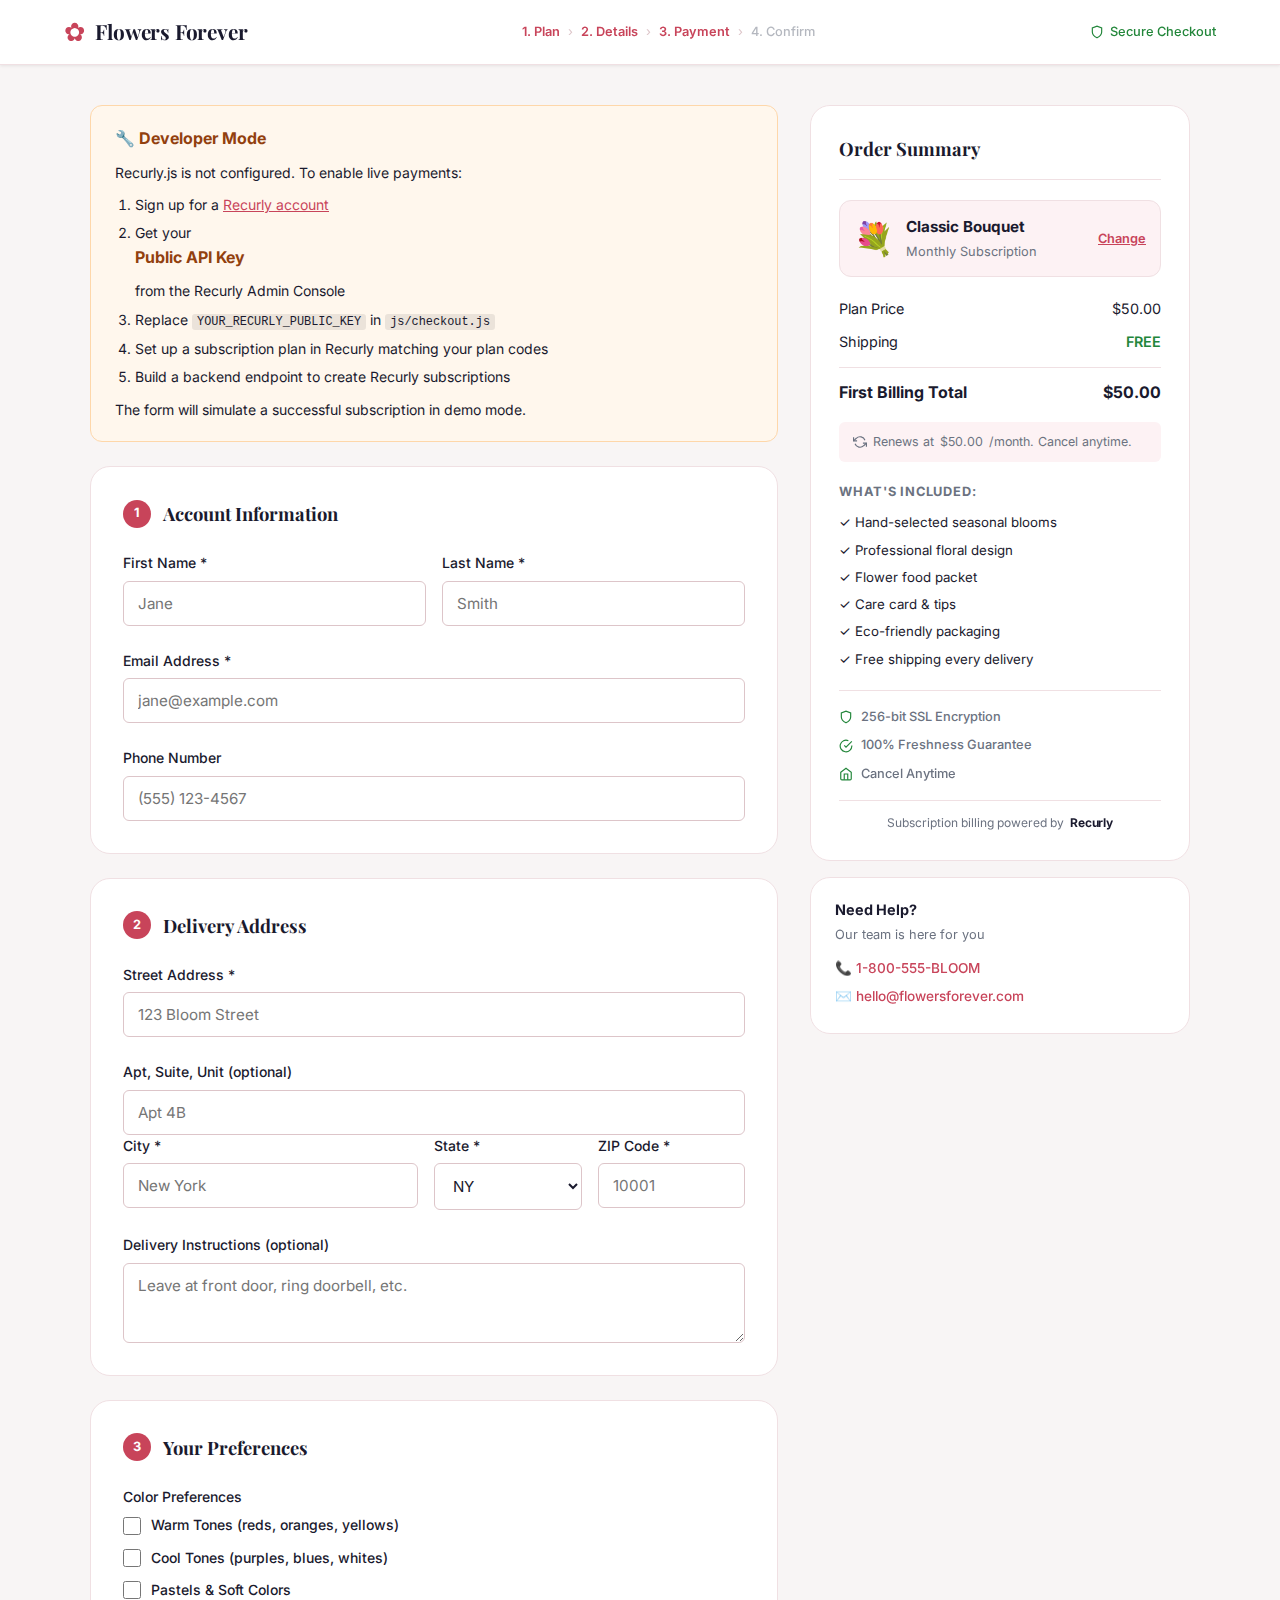
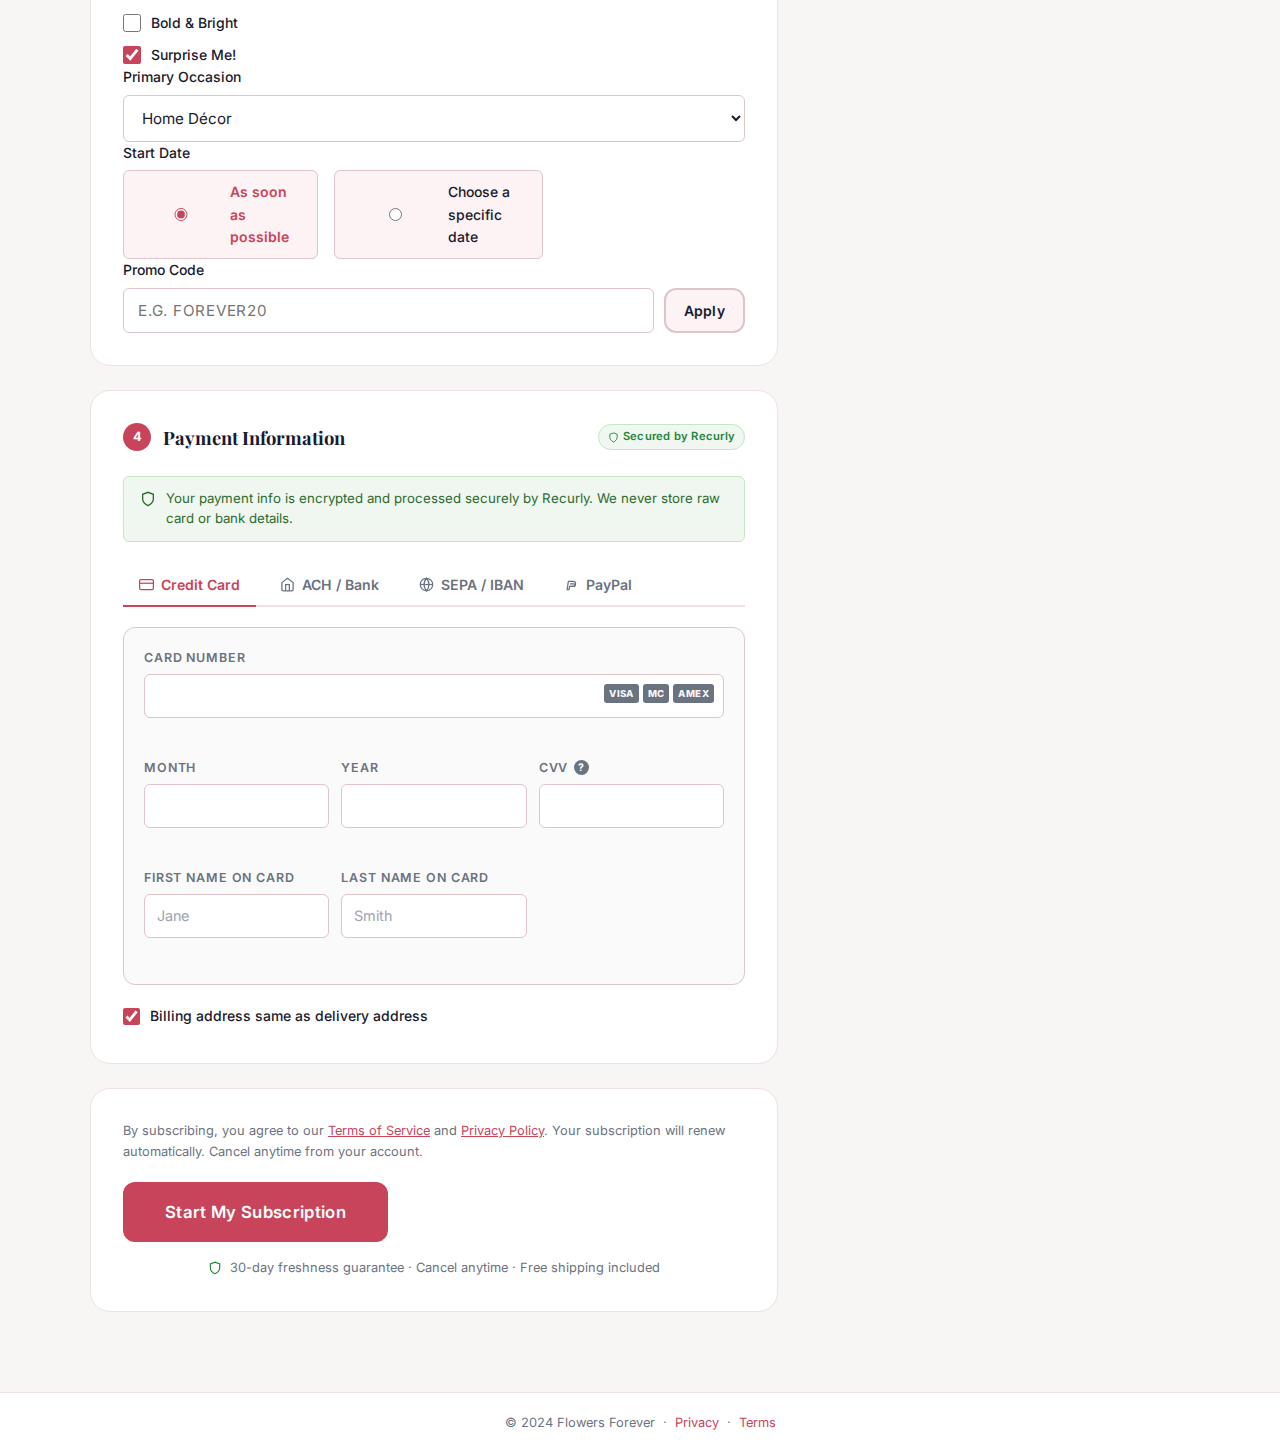
<file: checkout.html>
<!DOCTYPE html>
<html lang="en">
<head>
  <meta charset="UTF-8" />
  <meta name="viewport" content="width=device-width, initial-scale=1.0" />
  <title>Checkout – Flowers Forever</title>
  <link rel="stylesheet" href="styles/main.css" />
  <link rel="stylesheet" href="styles/checkout.css" />
  <link rel="preconnect" href="https://fonts.googleapis.com" />
  <link rel="preconnect" href="https://fonts.gstatic.com" crossorigin />
  <link href="https://fonts.googleapis.com/css2?family=Playfair+Display:wght@400;600;700&family=Inter:wght@300;400;500;600&display=swap" rel="stylesheet" />
  <!-- Recurly.js -->
  <script src="https://js.recurly.com/v4/recurly.js"></script>
  <link rel="stylesheet" href="https://js.recurly.com/v4/recurly.css" />
</head>
<body class="checkout-page">

  <!-- Minimal Header -->
  <header class="checkout-header">
    <div class="container">
      <a href="index.html" class="logo">
        <span class="logo-icon">✿</span>
        <span class="logo-text">Flowers Forever</span>
      </a>
      <div class="checkout-steps">
        <span class="checkout-step active">1. Plan</span>
        <span class="checkout-step-divider">›</span>
        <span class="checkout-step active">2. Details</span>
        <span class="checkout-step-divider">›</span>
        <span class="checkout-step active">3. Payment</span>
        <span class="checkout-step-divider">›</span>
        <span class="checkout-step">4. Confirm</span>
      </div>
      <div class="checkout-secure">
        <svg viewBox="0 0 24 24" fill="none" stroke="currentColor" stroke-width="2" class="secure-icon"><path d="M12 22s8-4 8-10V5l-8-3-8 3v7c0 6 8 10 8 10z"/></svg>
        Secure Checkout
      </div>
    </div>
  </header>

  <!-- Checkout Body -->
  <main class="checkout-main">
    <div class="checkout-container">

      <!-- Left: Form -->
      <div class="checkout-form-col">

        <!-- Success / Error Messages -->
        <div class="alert alert--success" id="success-message" style="display:none;">
          <svg viewBox="0 0 24 24" fill="none" stroke="currentColor" stroke-width="2"><path d="M22 11.08V12a10 10 0 1 1-5.93-9.14"/><polyline points="22 4 12 14.01 9 11.01"/></svg>
          <div>
            <strong>Subscription Confirmed!</strong>
            <p>Your subscription has been set up successfully. Redirecting to your account...</p>
          </div>
        </div>

        <div class="alert alert--error" id="error-message" style="display:none;">
          <svg viewBox="0 0 24 24" fill="none" stroke="currentColor" stroke-width="2"><circle cx="12" cy="12" r="10"/><line x1="12" y1="8" x2="12" y2="12"/><line x1="12" y1="16" x2="12.01" y2="16"/></svg>
          <div>
            <strong>Payment Error</strong>
            <p id="error-text">An error occurred. Please check your details and try again.</p>
          </div>
        </div>

        <!-- FORM -->
        <form id="subscription-form" novalidate>

          <!-- Section 1: Account Info -->
          <div class="form-section">
            <h2 class="form-section-title">
              <span class="form-section-num">1</span>
              Account Information
            </h2>
            <div class="form-row">
              <div class="form-group">
                <label for="first-name">First Name *</label>
                <input type="text" id="first-name" name="first_name" required placeholder="Jane" autocomplete="given-name" />
                <span class="field-error" id="first-name-error"></span>
              </div>
              <div class="form-group">
                <label for="last-name">Last Name *</label>
                <input type="text" id="last-name" name="last_name" required placeholder="Smith" autocomplete="family-name" />
                <span class="field-error" id="last-name-error"></span>
              </div>
            </div>
            <div class="form-group">
              <label for="email">Email Address *</label>
              <input type="email" id="email" name="email" required placeholder="jane@example.com" autocomplete="email" />
              <span class="field-error" id="email-error"></span>
            </div>
            <div class="form-group">
              <label for="phone">Phone Number</label>
              <input type="tel" id="phone" name="phone" placeholder="(555) 123-4567" autocomplete="tel" />
            </div>
          </div>

          <!-- Section 2: Delivery Address -->
          <div class="form-section">
            <h2 class="form-section-title">
              <span class="form-section-num">2</span>
              Delivery Address
            </h2>
            <div class="form-group">
              <label for="address1">Street Address *</label>
              <input type="text" id="address1" name="address1" required placeholder="123 Bloom Street" autocomplete="address-line1" />
              <span class="field-error" id="address1-error"></span>
            </div>
            <div class="form-group">
              <label for="address2">Apt, Suite, Unit (optional)</label>
              <input type="text" id="address2" name="address2" placeholder="Apt 4B" autocomplete="address-line2" />
            </div>
            <div class="form-row form-row--3">
              <div class="form-group">
                <label for="city">City *</label>
                <input type="text" id="city" name="city" required placeholder="New York" autocomplete="address-level2" />
                <span class="field-error" id="city-error"></span>
              </div>
              <div class="form-group">
                <label for="state">State *</label>
                <select id="state" name="state" required autocomplete="address-level1">
                  <option value="">Select...</option>
                  <option>AL</option><option>AK</option><option>AZ</option><option>AR</option>
                  <option>CA</option><option>CO</option><option>CT</option><option>DE</option>
                  <option>FL</option><option>GA</option><option>HI</option><option>ID</option>
                  <option>IL</option><option>IN</option><option>IA</option><option>KS</option>
                  <option>KY</option><option>LA</option><option>ME</option><option>MD</option>
                  <option>MA</option><option>MI</option><option>MN</option><option>MS</option>
                  <option>MO</option><option>MT</option><option>NE</option><option>NV</option>
                  <option>NH</option><option>NJ</option><option>NM</option><option selected>NY</option>
                  <option>NC</option><option>ND</option><option>OH</option><option>OK</option>
                  <option>OR</option><option>PA</option><option>RI</option><option>SC</option>
                  <option>SD</option><option>TN</option><option>TX</option><option>UT</option>
                  <option>VT</option><option>VA</option><option>WA</option><option>WV</option>
                  <option>WI</option><option>WY</option>
                </select>
                <span class="field-error" id="state-error"></span>
              </div>
              <div class="form-group">
                <label for="zip">ZIP Code *</label>
                <input type="text" id="zip" name="zip" required placeholder="10001" maxlength="5" autocomplete="postal-code" />
                <span class="field-error" id="zip-error"></span>
              </div>
            </div>

            <!-- Delivery Preferences -->
            <div class="form-group">
              <label for="delivery-notes">Delivery Instructions (optional)</label>
              <textarea id="delivery-notes" name="delivery_notes" rows="2" placeholder="Leave at front door, ring doorbell, etc."></textarea>
            </div>
          </div>

          <!-- Section 3: Subscription Preferences -->
          <div class="form-section">
            <h2 class="form-section-title">
              <span class="form-section-num">3</span>
              Your Preferences
            </h2>

            <div class="form-group">
              <label>Color Preferences</label>
              <div class="checkbox-group">
                <label class="checkbox-label"><input type="checkbox" name="colors" value="warm" /> Warm Tones (reds, oranges, yellows)</label>
                <label class="checkbox-label"><input type="checkbox" name="colors" value="cool" /> Cool Tones (purples, blues, whites)</label>
                <label class="checkbox-label"><input type="checkbox" name="colors" value="pastel" /> Pastels & Soft Colors</label>
                <label class="checkbox-label"><input type="checkbox" name="colors" value="bold" /> Bold & Bright</label>
                <label class="checkbox-label"><input type="checkbox" name="colors" value="surprise" checked /> Surprise Me!</label>
              </div>
            </div>

            <div class="form-group">
              <label for="occasion">Primary Occasion</label>
              <select id="occasion" name="occasion">
                <option value="home">Home Décor</option>
                <option value="office">Office / Workspace</option>
                <option value="gift">Gift for Someone</option>
                <option value="event">Events & Entertaining</option>
                <option value="just-because">Just Because!</option>
              </select>
            </div>

            <div class="form-group">
              <label>Start Date</label>
              <div class="radio-group">
                <label class="radio-label">
                  <input type="radio" name="start_date" value="asap" checked />
                  <span>As soon as possible</span>
                </label>
                <label class="radio-label">
                  <input type="radio" name="start_date" value="specific" />
                  <span>Choose a specific date</span>
                </label>
              </div>
              <input type="date" id="specific-date" name="specific_date" class="form-date" style="display:none;" />
            </div>

            <div class="form-group">
              <label for="coupon-code">Promo Code</label>
              <div class="coupon-row">
                <input type="text" id="coupon-code" name="coupon_code" placeholder="e.g. FOREVER20" class="coupon-input" />
                <button type="button" class="btn btn--secondary btn--sm" id="apply-coupon">Apply</button>
              </div>
              <span class="coupon-success" id="coupon-success" style="display:none;">✓ Code applied! 20% off your first box.</span>
              <span class="coupon-error" id="coupon-error" style="display:none;">Invalid code. Please try again.</span>
            </div>
          </div>

          <!-- Section 4: Payment (Recurly.js) -->
          <div class="form-section payment-section">
            <h2 class="form-section-title">
              <span class="form-section-num">4</span>
              Payment Information
              <span class="secure-badge">
                <svg viewBox="0 0 24 24" fill="none" stroke="currentColor" stroke-width="2"><path d="M12 22s8-4 8-10V5l-8-3-8 3v7c0 6 8 10 8 10z"/></svg>
                Secured by Recurly
              </span>
            </h2>

            <div class="recurly-notice">
              <svg viewBox="0 0 24 24" fill="none" stroke="currentColor" stroke-width="2"><path d="M12 22s8-4 8-10V5l-8-3-8 3v7c0 6 8 10 8 10z"/></svg>
              Your payment info is encrypted and processed securely by Recurly. We never store raw card or bank details.
            </div>

            <!-- ── Apple Pay (shown only in Safari on capable devices) ── -->
            <div id="apple-pay-container" style="display:none;">
              <button type="button" id="apple-pay-btn" class="apple-pay-button" lang="en" aria-label="Pay with Apple Pay"></button>
              <div class="payment-divider"><span>or choose a payment method</span></div>
            </div>

            <!-- ── Payment method tabs ────────────────────────────── -->
            <div class="pay-tabs" role="tablist" aria-label="Payment method">
              <button type="button" class="pay-tab pay-tab--active" role="tab"
                      aria-selected="true"  aria-controls="panel-card" id="tab-card"   data-tab="card">
                <svg viewBox="0 0 24 24" fill="none" stroke="currentColor" stroke-width="2" aria-hidden="true"><rect x="1" y="4" width="22" height="16" rx="2"/><line x1="1" y1="10" x2="23" y2="10"/></svg>
                Credit Card
              </button>
              <button type="button" class="pay-tab" role="tab"
                      aria-selected="false" aria-controls="panel-ach"  id="tab-ach"    data-tab="ach">
                <svg viewBox="0 0 24 24" fill="none" stroke="currentColor" stroke-width="2" aria-hidden="true"><path d="M3 9l9-7 9 7v11a2 2 0 0 1-2 2H5a2 2 0 0 1-2-2z"/><polyline points="9 22 9 12 15 12 15 22"/></svg>
                ACH / Bank
              </button>
              <button type="button" class="pay-tab" role="tab"
                      aria-selected="false" aria-controls="panel-sepa" id="tab-sepa"   data-tab="sepa">
                <svg viewBox="0 0 24 24" fill="none" stroke="currentColor" stroke-width="2" aria-hidden="true"><circle cx="12" cy="12" r="10"/><line x1="2" y1="12" x2="22" y2="12"/><path d="M12 2a15.3 15.3 0 0 1 4 10 15.3 15.3 0 0 1-4 10 15.3 15.3 0 0 1-4-10 15.3 15.3 0 0 1 4-10z"/></svg>
                SEPA / IBAN
              </button>
              <button type="button" class="pay-tab" role="tab"
                      aria-selected="false" aria-controls="panel-paypal" id="tab-paypal" data-tab="paypal">
                <svg viewBox="0 0 24 24" fill="none" stroke="currentColor" stroke-width="2" aria-hidden="true"><path d="M6.5 7h8a4 4 0 0 1 0 8H9l-1 5H5l2-13z"/><path d="M9.5 11h6a2 2 0 0 1 0 4H11"/></svg>
                PayPal
              </button>
            </div>

            <!-- ── TAB PANEL: Credit Card ─────────────────────────── -->
            <div id="panel-card" class="pay-panel pay-panel--active" role="tabpanel" aria-labelledby="tab-card">
              <div class="card-fields-box">

                <!-- Card number — full width -->
                <div class="card-field-group card-field-group--full">
                  <label class="card-field-label">Card Number</label>
                  <div data-recurly="number" id="recurly-number" class="recurly-field-host"></div>
                  <span class="card-field-icons">
                    <span class="card-icon">VISA</span>
                    <span class="card-icon">MC</span>
                    <span class="card-icon">AMEX</span>
                  </span>
                  <span class="field-error" id="number-error"></span>
                </div>

                <!-- Expiry row: MM | YYYY | CVV -->
                <div class="card-field-row">
                  <div class="card-field-group">
                    <label class="card-field-label">Month</label>
                    <div data-recurly="month" id="recurly-month" class="recurly-field-host"></div>
                    <span class="field-error" id="month-error"></span>
                  </div>
                  <div class="card-field-group">
                    <label class="card-field-label">Year</label>
                    <div data-recurly="year" id="recurly-year" class="recurly-field-host"></div>
                    <span class="field-error" id="year-error"></span>
                  </div>
                  <div class="card-field-group">
                    <label class="card-field-label">
                      CVV
                      <span class="cvv-hint" title="3-digit code on back of card (4 digits for Amex)">?</span>
                    </label>
                    <div data-recurly="cvv" id="recurly-cvv" class="recurly-field-host"></div>
                    <span class="field-error" id="cvv-error"></span>
                  </div>
                </div>

                <!-- Name on card -->
                <div class="card-field-row">
                  <div class="card-field-group">
                    <label class="card-field-label" for="billing-first">First Name on Card</label>
                    <input type="text" id="billing-first" data-recurly="first_name"
                           class="card-text-input" placeholder="Jane" autocomplete="cc-given-name" />
                  </div>
                  <div class="card-field-group">
                    <label class="card-field-label" for="billing-last">Last Name on Card</label>
                    <input type="text" id="billing-last" data-recurly="last_name"
                           class="card-text-input" placeholder="Smith" autocomplete="cc-family-name" />
                  </div>
                </div>
                <span class="field-error" id="billing-name-error" style="margin-top:-8px;display:block;"></span>

              </div><!-- /card-fields-box -->

              <!-- Hidden Recurly billing address fields (auto-populated by JS) -->
              <input type="hidden" data-recurly="address1"    id="billing-address1" />
              <input type="hidden" data-recurly="city"        id="billing-city" />
              <input type="hidden" data-recurly="state"       id="billing-state" />
              <input type="hidden" data-recurly="postal_code" id="billing-zip" />
              <input type="hidden" data-recurly="country"     value="US" />

              <!-- Recurly token output (populated by recurly.token()) -->
              <input type="hidden" name="recurly-token" data-recurly="token" id="recurly-token" />
            </div><!-- /panel-card -->

            <!-- ── TAB PANEL: ACH / US Bank Account ──────────────── -->
            <div id="panel-ach" class="pay-panel" role="tabpanel" aria-labelledby="tab-ach" style="display:none;">
              <div class="bank-mandate">
                <svg viewBox="0 0 24 24" fill="none" stroke="currentColor" stroke-width="2"><path d="M12 22s8-4 8-10V5l-8-3-8 3v7c0 6 8 10 8 10z"/></svg>
                By providing your bank details you authorise Flowers Forever to debit your account for recurring subscription payments. You may cancel at any time.
              </div>
              <div class="bank-fields-box">
                <div class="form-group">
                  <label class="card-field-label" for="ach-name">Name on Account</label>
                  <input type="text" id="ach-name" data-recurly="name_on_account"
                         class="card-text-input" placeholder="Jane Smith"
                         autocomplete="name" />
                  <span class="field-error" id="ach-name-error"></span>
                </div>
                <div class="card-field-row" style="grid-template-columns:1fr 1fr;">
                  <div class="form-group">
                    <label class="card-field-label" for="ach-routing">Routing Number</label>
                    <input type="text" id="ach-routing" data-recurly="routing_number"
                           class="card-text-input" placeholder="021000021"
                           maxlength="9" inputmode="numeric" />
                    <span class="field-error" id="ach-routing-error"></span>
                  </div>
                  <div class="form-group">
                    <label class="card-field-label" for="ach-type">Account Type</label>
                    <select id="ach-type" data-recurly="account_type" class="card-text-input">
                      <option value="checking">Checking</option>
                      <option value="savings">Savings</option>
                    </select>
                  </div>
                </div>
                <div class="form-group">
                  <label class="card-field-label" for="ach-account">Account Number</label>
                  <input type="text" id="ach-account" data-recurly="account_number"
                         class="card-text-input" placeholder="000123456789"
                         inputmode="numeric" autocomplete="off" />
                  <span class="field-error" id="ach-account-error"></span>
                </div>
                <div class="form-group">
                  <label class="card-field-label" for="ach-account-confirm">Confirm Account Number</label>
                  <input type="text" id="ach-account-confirm" data-recurly="account_number_confirmation"
                         class="card-text-input" placeholder="000123456789"
                         inputmode="numeric" autocomplete="off" />
                  <span class="field-error" id="ach-confirm-error"></span>
                </div>
              </div>
            </div><!-- /panel-ach -->

            <!-- ── TAB PANEL: SEPA / IBAN ─────────────────────────── -->
            <div id="panel-sepa" class="pay-panel" role="tabpanel" aria-labelledby="tab-sepa" style="display:none;">
              <div class="bank-mandate">
                <svg viewBox="0 0 24 24" fill="none" stroke="currentColor" stroke-width="2"><path d="M12 22s8-4 8-10V5l-8-3-8 3v7c0 6 8 10 8 10z"/></svg>
                By signing this mandate, you authorise Flowers Forever to collect payments from your bank account in accordance with SEPA Direct Debit rules. You are entitled to a refund within 8 weeks under the terms of your bank agreement.
              </div>
              <div class="bank-fields-box">
                <div class="form-group">
                  <label class="card-field-label" for="sepa-name">Name on Account</label>
                  <input type="text" id="sepa-name" data-recurly="name_on_account"
                         class="card-text-input" placeholder="Jane Smith"
                         autocomplete="name" />
                  <span class="field-error" id="sepa-name-error"></span>
                </div>
                <div class="form-group">
                  <label class="card-field-label" for="sepa-iban">
                    IBAN
                    <span class="cvv-hint" title="International Bank Account Number — up to 34 characters, starts with 2-letter country code">?</span>
                  </label>
                  <input type="text" id="sepa-iban" data-recurly="iban"
                         class="card-text-input iban-input" placeholder="DE89 3704 0044 0532 0130 00"
                         maxlength="42" autocomplete="off" />
                  <span class="field-error" id="sepa-iban-error"></span>
                </div>
                <div class="form-group">
                  <label class="card-field-label" for="sepa-country">Country</label>
                  <select id="sepa-country" data-recurly="country" class="card-text-input">
                    <option value="AT">Austria</option>
                    <option value="BE">Belgium</option>
                    <option value="CY">Cyprus</option>
                    <option value="EE">Estonia</option>
                    <option value="FI">Finland</option>
                    <option value="FR">France</option>
                    <option value="DE" selected>Germany</option>
                    <option value="GR">Greece</option>
                    <option value="IE">Ireland</option>
                    <option value="IT">Italy</option>
                    <option value="LV">Latvia</option>
                    <option value="LT">Lithuania</option>
                    <option value="LU">Luxembourg</option>
                    <option value="MT">Malta</option>
                    <option value="NL">Netherlands</option>
                    <option value="PT">Portugal</option>
                    <option value="SK">Slovakia</option>
                    <option value="SI">Slovenia</option>
                    <option value="ES">Spain</option>
                  </select>
                </div>
              </div>
            </div><!-- /panel-sepa -->

            <!-- ── TAB PANEL: PayPal ─────────────────────────────── -->
            <div id="panel-paypal" class="pay-panel" role="tabpanel" aria-labelledby="tab-paypal" style="display:none;">
              <div class="paypal-panel">
                <p class="paypal-desc">
                  Click the button below to securely pay with your PayPal account. You'll be redirected to PayPal to complete authorisation, then returned here to finish your subscription.
                </p>
                <!-- Recurly PayPal Complete renders the official PayPal button inside this div -->
                <div id="paypal-button" class="paypal-button-container"></div>
                <p class="paypal-note">
                  <svg viewBox="0 0 24 24" fill="none" stroke="currentColor" stroke-width="2" aria-hidden="true"><path d="M12 22s8-4 8-10V5l-8-3-8 3v7c0 6 8 10 8 10z"/></svg>
                  Your PayPal account details are never shared with us. Payments are processed securely by Recurly.
                </p>
              </div>
            </div><!-- /panel-paypal -->

            <!-- ── 3D Secure Challenge Overlay ────────────────────────
                 Hidden by default. Recurly.js shows this when the card
                 issuer requires Strong Customer Authentication (SCA).
                 Minimum size required: 250 × 400 px.
            ─────────────────────────────────────────────────────────── -->
            <div id="three-ds-container" class="three-ds-overlay" style="display:none;" aria-live="polite" aria-label="Card authentication required">
              <div class="three-ds-inner">
                <div class="three-ds-header">
                  <svg viewBox="0 0 24 24" fill="none" stroke="currentColor" stroke-width="2"><path d="M12 22s8-4 8-10V5l-8-3-8 3v7c0 6 8 10 8 10z"/></svg>
                  <span>Secure Card Authentication</span>
                </div>
                <p class="three-ds-desc">Your bank requires additional verification to complete this payment. Please follow the instructions below.</p>
                <!-- Recurly mounts the bank authentication iframe here (min 250×400) -->
                <div id="three-ds-challenge" class="three-ds-challenge"></div>
                <button type="button" id="three-ds-cancel" class="three-ds-cancel-btn">Cancel payment</button>
              </div>
            </div>

            <!-- Billing address toggle -->
            <label class="billing-same-label">
              <input type="checkbox" id="billing-same-as-delivery" checked />
              <span>Billing address same as delivery address</span>
            </label>

            <!-- Separate billing address (shown when checkbox unchecked) -->
            <div id="billing-address-fields" class="billing-alt-address" style="display:none;">
              <div class="form-group">
                <label for="billing-street">Billing Street Address</label>
                <input type="text" id="billing-street" placeholder="123 Main St" autocomplete="billing address-line1" />
              </div>
              <div class="form-row form-row--3">
                <div class="form-group">
                  <label for="billing-city-input">City</label>
                  <input type="text" id="billing-city-input" placeholder="New York" autocomplete="billing address-level2" />
                </div>
                <div class="form-group">
                  <label for="billing-state-input">State</label>
                  <select id="billing-state-input" autocomplete="billing address-level1">
                    <option value="">Select…</option>
                    <option>AL</option><option>AK</option><option>AZ</option><option>AR</option>
                    <option>CA</option><option>CO</option><option>CT</option><option>DE</option>
                    <option>FL</option><option>GA</option><option>HI</option><option>ID</option>
                    <option>IL</option><option>IN</option><option>IA</option><option>KS</option>
                    <option>KY</option><option>LA</option><option>ME</option><option>MD</option>
                    <option>MA</option><option>MI</option><option>MN</option><option>MS</option>
                    <option>MO</option><option>MT</option><option>NE</option><option>NV</option>
                    <option>NH</option><option>NJ</option><option>NM</option><option selected>NY</option>
                    <option>NC</option><option>ND</option><option>OH</option><option>OK</option>
                    <option>OR</option><option>PA</option><option>RI</option><option>SC</option>
                    <option>SD</option><option>TN</option><option>TX</option><option>UT</option>
                    <option>VT</option><option>VA</option><option>WA</option><option>WV</option>
                    <option>WI</option><option>WY</option>
                  </select>
                </div>
                <div class="form-group">
                  <label for="billing-zip-input">ZIP Code</label>
                  <input type="text" id="billing-zip-input" placeholder="10001" maxlength="5" autocomplete="billing postal-code" />
                </div>
              </div>
            </div>

          </div><!-- /payment section -->

          <!-- Submit -->
          <div class="form-submit-area">
            <p class="submit-terms">By subscribing, you agree to our <a href="pages/terms.html" target="_blank">Terms of Service</a> and <a href="pages/privacy.html" target="_blank">Privacy Policy</a>. Your subscription will renew automatically. Cancel anytime from your account.</p>
            <button type="submit" class="btn btn--primary btn--lg btn--submit" id="submit-btn">
              <span class="submit-text">Start My Subscription</span>
              <span class="submit-loading" style="display:none;">
                <svg class="spin" viewBox="0 0 24 24" fill="none" stroke="currentColor" stroke-width="2"><path d="M21 12a9 9 0 1 1-6.219-8.56"/></svg>
                Processing...
              </span>
            </button>
            <div class="submit-guarantee">
              <svg viewBox="0 0 24 24" fill="none" stroke="currentColor" stroke-width="2"><path d="M12 22s8-4 8-10V5l-8-3-8 3v7c0 6 8 10 8 10z"/></svg>
              30-day freshness guarantee · Cancel anytime · Free shipping included
            </div>
          </div>

        </form>
      </div><!-- /form col -->

      <!-- Right: Order Summary -->
      <div class="checkout-summary-col">
        <div class="order-summary">
          <h3 class="summary-title">Order Summary</h3>

          <div class="summary-plan" id="summary-plan">
            <div class="summary-plan-icon">💐</div>
            <div class="summary-plan-info">
              <span class="summary-plan-name" id="summary-plan-name">Classic Bouquet</span>
              <span class="summary-plan-period" id="summary-plan-period">Monthly Subscription</span>
            </div>
            <button class="summary-change" onclick="window.history.back()">Change</button>
          </div>

          <div class="summary-details">
            <div class="summary-row">
              <span>Plan Price</span>
              <span id="summary-price">$49.99</span>
            </div>
            <div class="summary-row">
              <span>Shipping</span>
              <span class="summary-free">FREE</span>
            </div>
            <div class="summary-row summary-discount" id="summary-discount-row" style="display:none;">
              <span>First Month Discount</span>
              <span class="discount-amount" id="summary-discount">-$0.00</span>
            </div>
            <div class="summary-row summary-total">
              <span>First Billing Total</span>
              <span id="summary-total">$49.99</span>
            </div>
          </div>

          <div class="summary-renewal">
            <svg viewBox="0 0 24 24" fill="none" stroke="currentColor" stroke-width="2"><path d="M1 4v6h6"/><path d="M23 20v-6h-6"/><path d="M20.49 9A9 9 0 0 0 5.64 5.64L1 10m22 4-4.64 4.36A9 9 0 0 1 3.51 15"/></svg>
            Renews at <span id="summary-renewal-price">$49.99</span>/month. Cancel anytime.
          </div>

          <!-- What's Included -->
          <div class="summary-includes">
            <h4>What's Included:</h4>
            <ul>
              <li>✓ Hand-selected seasonal blooms</li>
              <li>✓ Professional floral design</li>
              <li>✓ Flower food packet</li>
              <li>✓ Care card & tips</li>
              <li>✓ Eco-friendly packaging</li>
              <li>✓ Free shipping every delivery</li>
            </ul>
          </div>

          <!-- Trust Signals -->
          <div class="summary-trust">
            <div class="trust-badge">
              <svg viewBox="0 0 24 24" fill="none" stroke="currentColor" stroke-width="2"><path d="M12 22s8-4 8-10V5l-8-3-8 3v7c0 6 8 10 8 10z"/></svg>
              256-bit SSL Encryption
            </div>
            <div class="trust-badge">
              <svg viewBox="0 0 24 24" fill="none" stroke="currentColor" stroke-width="2"><path d="M22 11.08V12a10 10 0 1 1-5.93-9.14"/><polyline points="22 4 12 14.01 9 11.01"/></svg>
              100% Freshness Guarantee
            </div>
            <div class="trust-badge">
              <svg viewBox="0 0 24 24" fill="none" stroke="currentColor" stroke-width="2"><path d="M3 9l9-7 9 7v11a2 2 0 0 1-2 2H5a2 2 0 0 1-2-2z"/><polyline points="9 22 9 12 15 12 15 22"/></svg>
              Cancel Anytime
            </div>
          </div>

          <!-- Recurly Branding -->
          <div class="recurly-powered">
            <span>Subscription billing powered by</span>
            <span class="recurly-logo">Recurly</span>
          </div>
        </div>

        <!-- Customer Support -->
        <div class="checkout-support">
          <h4>Need Help?</h4>
          <p>Our team is here for you</p>
          <a href="tel:18005550000" class="support-link">📞 1-800-555-BLOOM</a>
          <a href="mailto:hello@flowersforever.com" class="support-link">✉️ hello@flowersforever.com</a>
        </div>
      </div><!-- /summary col -->

    </div><!-- /checkout-container -->
  </main>

  <footer class="checkout-footer">
    <div class="container">
      <p>&copy; 2024 Flowers Forever &nbsp;·&nbsp; <a href="pages/privacy.html">Privacy</a> &nbsp;·&nbsp; <a href="pages/terms.html">Terms</a></p>
    </div>
  </footer>

  <script src="js/checkout.js"></script>
</body>
</html>
</file>
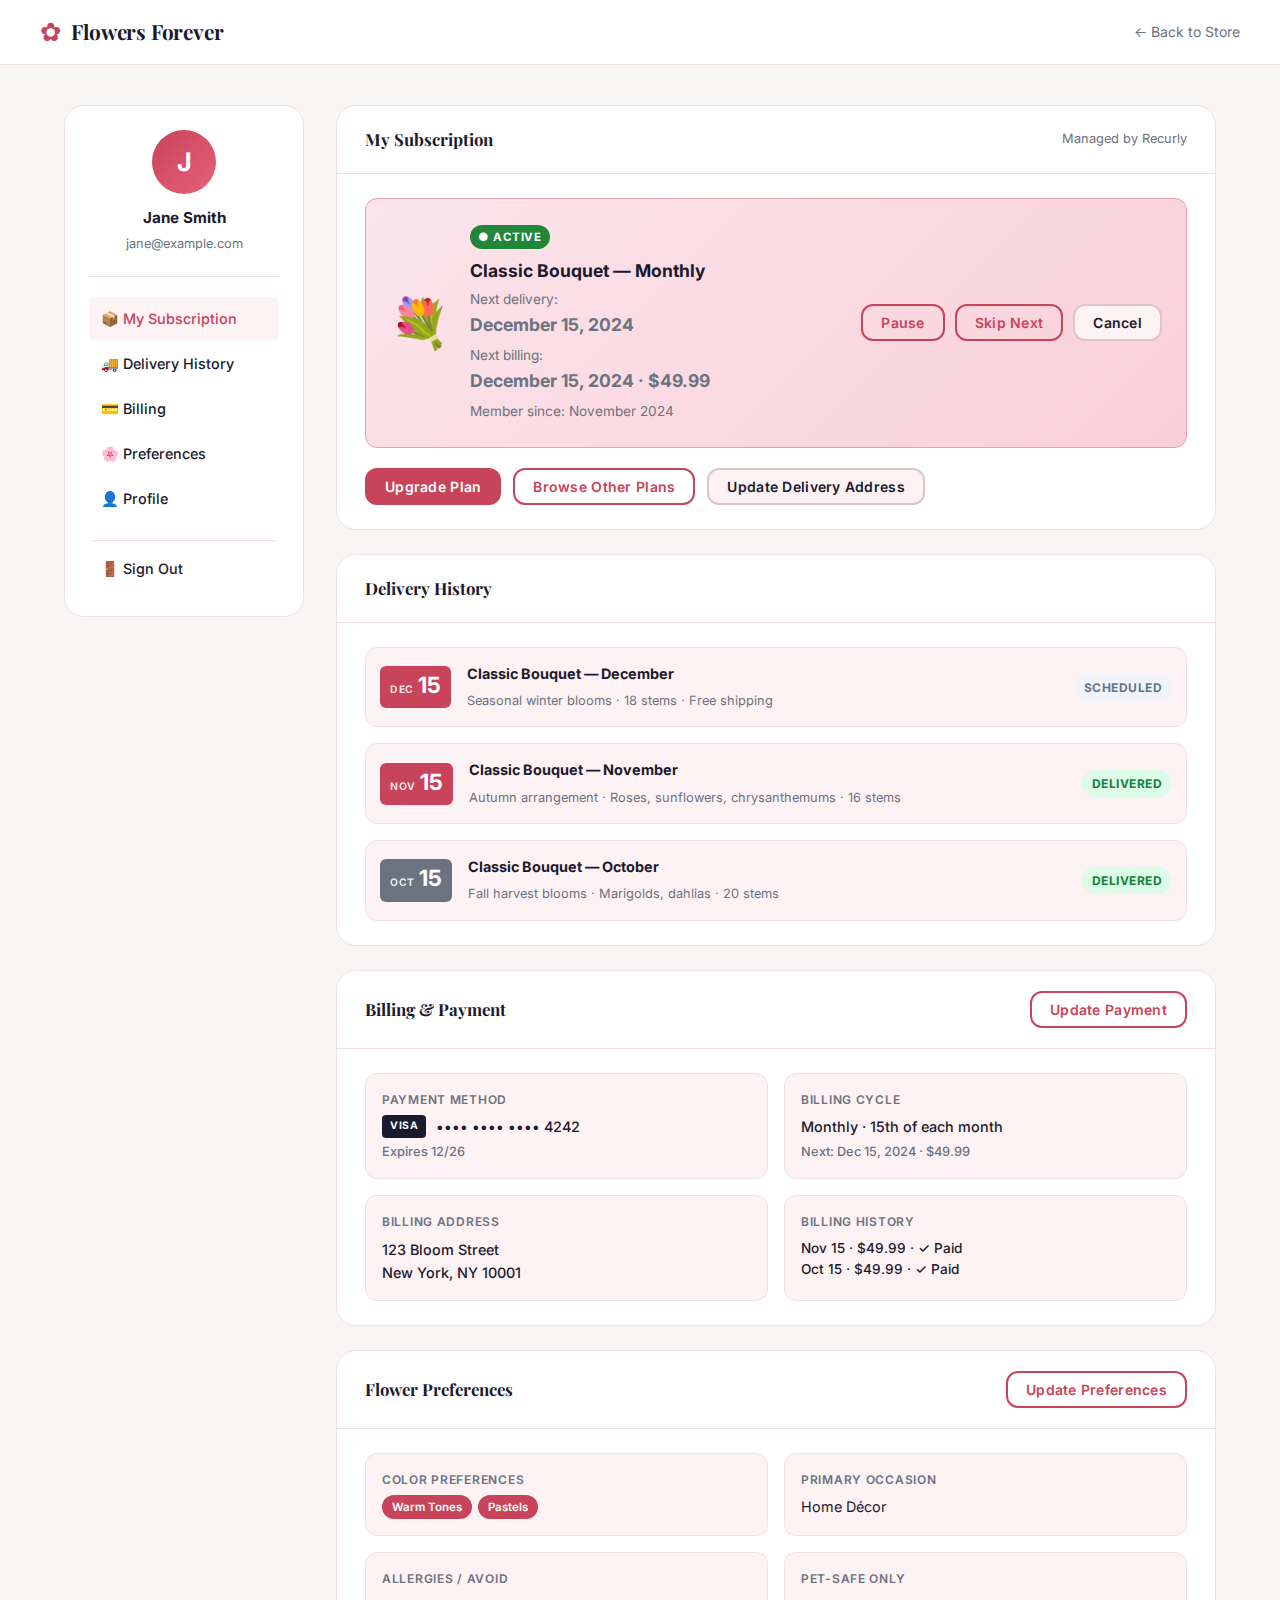
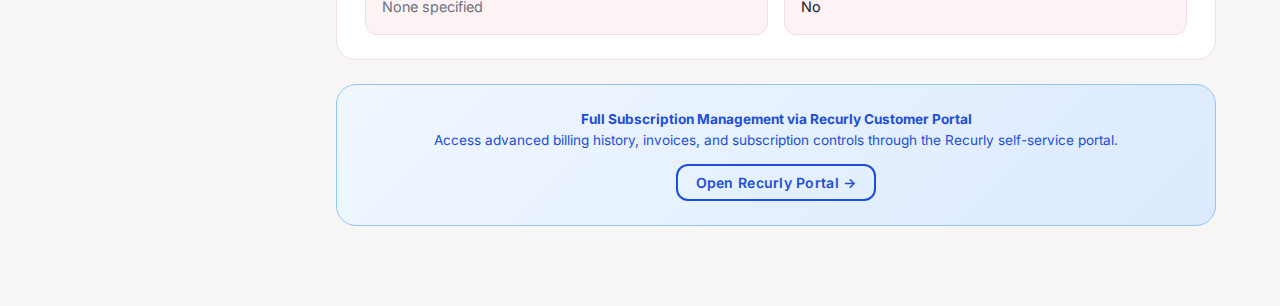
<file: pages/account.html>
<!DOCTYPE html>
<html lang="en">
<head>
  <meta charset="UTF-8" />
  <meta name="viewport" content="width=device-width, initial-scale=1.0" />
  <title>My Account – Flowers Forever</title>
  <link rel="stylesheet" href="../styles/main.css" />
  <link rel="preconnect" href="https://fonts.googleapis.com" />
  <link rel="preconnect" href="https://fonts.gstatic.com" crossorigin />
  <link href="https://fonts.googleapis.com/css2?family=Playfair+Display:wght@400;600;700&family=Inter:wght@300;400;500;600&display=swap" rel="stylesheet" />
  <style>
    .account-page { min-height: 100vh; background: #f8f5f5; }

    .account-header {
      background: var(--color-bg-card);
      border-bottom: 1px solid var(--color-border);
      padding: 0 24px;
    }

    .account-header-inner {
      max-width: var(--max-width);
      margin: 0 auto;
      height: 64px;
      display: flex;
      align-items: center;
      justify-content: space-between;
    }

    .account-main {
      max-width: var(--max-width);
      margin: 0 auto;
      padding: 40px 24px 80px;
      display: grid;
      grid-template-columns: 240px 1fr;
      gap: 32px;
    }

    /* Sidebar */
    .account-sidebar {
      background: var(--color-bg-card);
      border-radius: var(--radius-lg);
      border: 1.5px solid var(--color-border);
      padding: 24px;
      height: fit-content;
      position: sticky;
      top: 88px;
    }

    .account-user {
      text-align: center;
      padding-bottom: 20px;
      border-bottom: 1px solid var(--color-border);
      margin-bottom: 20px;
    }

    .account-avatar {
      width: 64px;
      height: 64px;
      background: linear-gradient(135deg, var(--color-primary), #e8607a);
      color: #fff;
      border-radius: 50%;
      display: flex;
      align-items: center;
      justify-content: center;
      font-size: 1.6rem;
      font-weight: 700;
      margin: 0 auto 12px;
    }

    .account-user strong {
      display: block;
      font-size: 0.95rem;
    }

    .account-user span {
      font-size: 0.8rem;
      color: var(--color-text-muted);
    }

    .account-nav-link {
      display: flex;
      align-items: center;
      gap: 10px;
      padding: 10px 12px;
      border-radius: var(--radius-sm);
      font-size: 0.9rem;
      font-weight: 500;
      color: var(--color-text);
      transition: all var(--transition);
      margin-bottom: 2px;
    }

    .account-nav-link:hover,
    .account-nav-link.active {
      background: var(--color-bg-soft);
      color: var(--color-primary);
    }

    /* Content Area */
    .account-content { display: flex; flex-direction: column; gap: 24px; }

    .account-section {
      background: var(--color-bg-card);
      border-radius: var(--radius-lg);
      border: 1.5px solid var(--color-border);
      overflow: hidden;
    }

    .account-section-header {
      padding: 20px 28px;
      border-bottom: 1px solid var(--color-border);
      display: flex;
      align-items: center;
      justify-content: space-between;
    }

    .account-section-header h2 {
      font-family: var(--font-heading);
      font-size: 1.05rem;
      font-weight: 700;
    }

    .account-section-body { padding: 24px 28px; }

    /* Subscription Status Card */
    .sub-status-card {
      background: linear-gradient(135deg, #fce4ec, #f9d0d8);
      border-radius: var(--radius-md);
      padding: 24px;
      margin-bottom: 20px;
      display: flex;
      align-items: center;
      gap: 20px;
      border: 1.5px solid var(--color-primary-light);
    }

    .sub-status-icon { font-size: 3rem; }

    .sub-status-details strong {
      font-size: 1.1rem;
      font-weight: 700;
      display: block;
      margin-bottom: 4px;
    }

    .sub-status-badge {
      display: inline-flex;
      align-items: center;
      gap: 4px;
      background: #22863a;
      color: #fff;
      font-size: 0.72rem;
      font-weight: 700;
      padding: 3px 8px;
      border-radius: 100px;
      letter-spacing: 0.05em;
      margin-bottom: 8px;
    }

    .sub-status-meta {
      font-size: 0.85rem;
      color: var(--color-text-muted);
      display: flex;
      flex-direction: column;
      gap: 2px;
    }

    .sub-actions {
      display: flex;
      gap: 10px;
      flex-wrap: wrap;
      margin-left: auto;
    }

    /* Delivery Timeline */
    .delivery-timeline { display: flex; flex-direction: column; gap: 16px; }

    .delivery-item {
      display: flex;
      align-items: center;
      gap: 16px;
      padding: 14px;
      background: var(--color-bg-soft);
      border-radius: var(--radius-md);
      border: 1px solid var(--color-border);
    }

    .delivery-date {
      text-align: center;
      min-width: 52px;
      background: var(--color-primary);
      color: #fff;
      border-radius: var(--radius-sm);
      padding: 8px 10px;
    }

    .delivery-date .month {
      font-size: 0.65rem;
      font-weight: 700;
      text-transform: uppercase;
      letter-spacing: 0.06em;
      opacity: 0.85;
    }

    .delivery-date .day {
      font-size: 1.4rem;
      font-weight: 700;
      line-height: 1;
    }

    .delivery-info { flex: 1; }

    .delivery-info strong {
      display: block;
      font-size: 0.9rem;
      margin-bottom: 2px;
    }

    .delivery-info span {
      font-size: 0.8rem;
      color: var(--color-text-muted);
    }

    .delivery-status {
      font-size: 0.75rem;
      font-weight: 700;
      padding: 4px 10px;
      border-radius: 100px;
      text-transform: uppercase;
      letter-spacing: 0.04em;
    }

    .delivery-status--delivered { background: #dcfce7; color: #15803d; }
    .delivery-status--transit   { background: #dbeafe; color: #1d4ed8; }
    .delivery-status--scheduled { background: #f1f5f9; color: #64748b; }

    /* Billing Info */
    .billing-grid {
      display: grid;
      grid-template-columns: 1fr 1fr;
      gap: 16px;
    }

    .billing-card {
      background: var(--color-bg-soft);
      border-radius: var(--radius-md);
      padding: 16px;
      border: 1px solid var(--color-border);
    }

    .billing-card label {
      font-size: 0.75rem;
      font-weight: 600;
      text-transform: uppercase;
      letter-spacing: 0.06em;
      color: var(--color-text-muted);
      display: block;
      margin-bottom: 6px;
    }

    .billing-card p {
      font-size: 0.9rem;
      font-weight: 500;
    }

    .payment-method {
      display: flex;
      align-items: center;
      gap: 10px;
    }

    .card-brand {
      background: var(--color-text);
      color: #fff;
      font-size: 0.65rem;
      font-weight: 700;
      padding: 3px 8px;
      border-radius: 4px;
      letter-spacing: 0.05em;
    }

    /* Preferences */
    .pref-grid {
      display: grid;
      grid-template-columns: 1fr 1fr;
      gap: 16px;
    }

    .pref-item {
      background: var(--color-bg-soft);
      border-radius: var(--radius-md);
      padding: 16px;
      border: 1px solid var(--color-border);
    }

    .pref-item label {
      font-size: 0.75rem;
      font-weight: 600;
      text-transform: uppercase;
      letter-spacing: 0.06em;
      color: var(--color-text-muted);
      display: block;
      margin-bottom: 6px;
    }

    .pref-tags {
      display: flex;
      gap: 6px;
      flex-wrap: wrap;
    }

    .pref-tag {
      background: var(--color-primary);
      color: #fff;
      font-size: 0.72rem;
      font-weight: 600;
      padding: 3px 10px;
      border-radius: 100px;
    }

    @media (max-width: 900px) {
      .account-main { grid-template-columns: 1fr; }
      .account-sidebar { position: static; }
      .billing-grid, .pref-grid { grid-template-columns: 1fr; }
      .sub-status-card { flex-direction: column; align-items: flex-start; }
      .sub-actions { margin-left: 0; }
    }
  </style>
</head>
<body class="account-page">

  <header class="account-header">
    <div class="account-header-inner">
      <a href="../index.html" class="logo">
        <span class="logo-icon">✿</span>
        <span class="logo-text">Flowers Forever</span>
      </a>
      <nav style="display:flex;gap:24px;">
        <a href="../index.html" style="font-size:0.875rem;color:var(--color-text-muted);">← Back to Store</a>
      </nav>
    </div>
  </header>

  <main class="account-main">

    <!-- Sidebar -->
    <aside class="account-sidebar">
      <div class="account-user">
        <div class="account-avatar">J</div>
        <strong>Jane Smith</strong>
        <span>jane@example.com</span>
      </div>

      <nav>
        <a href="#manage" class="account-nav-link active">📦 My Subscription</a>
        <a href="#orders" class="account-nav-link">🚚 Delivery History</a>
        <a href="#billing" class="account-nav-link">💳 Billing</a>
        <a href="#preferences" class="account-nav-link">🌸 Preferences</a>
        <a href="#profile" class="account-nav-link">👤 Profile</a>
        <a href="../index.html" class="account-nav-link" style="margin-top:20px;border-top:1px solid var(--color-border);padding-top:16px;">🚪 Sign Out</a>
      </nav>
    </aside>

    <!-- Content -->
    <div class="account-content">

      <!-- Active Subscription -->
      <div class="account-section" id="manage">
        <div class="account-section-header">
          <h2>My Subscription</h2>
          <span style="font-size:0.8rem;color:var(--color-text-muted);">Managed by Recurly</span>
        </div>
        <div class="account-section-body">
          <div class="sub-status-card">
            <div class="sub-status-icon">💐</div>
            <div class="sub-status-details">
              <div class="sub-status-badge">● ACTIVE</div>
              <strong>Classic Bouquet — Monthly</strong>
              <div class="sub-status-meta">
                <span>Next delivery: <strong>December 15, 2024</strong></span>
                <span>Next billing: <strong>December 15, 2024 · $49.99</strong></span>
                <span>Member since: November 2024</span>
              </div>
            </div>
            <div class="sub-actions">
              <button class="btn btn--outline btn--sm" onclick="alert('Pause feature requires backend integration with Recurly API')">Pause</button>
              <button class="btn btn--outline btn--sm" onclick="alert('Skip feature requires backend integration with Recurly API')">Skip Next</button>
              <button class="btn btn--secondary btn--sm" onclick="alert('Cancel feature requires backend integration with Recurly API — subscriptions can also be cancelled from the Recurly customer portal')">Cancel</button>
            </div>
          </div>

          <div style="display:flex;gap:12px;flex-wrap:wrap;">
            <button class="btn btn--primary btn--sm" onclick="alert('Plan change requires backend integration with Recurly API')">Upgrade Plan</button>
            <button class="btn btn--outline btn--sm" onclick="window.location.href='../index.html#subscriptions'">Browse Other Plans</button>
            <button class="btn btn--secondary btn--sm" onclick="alert('Address update requires backend integration with Recurly API')">Update Delivery Address</button>
          </div>
        </div>
      </div>

      <!-- Delivery History -->
      <div class="account-section" id="orders">
        <div class="account-section-header">
          <h2>Delivery History</h2>
        </div>
        <div class="account-section-body">
          <div class="delivery-timeline">

            <div class="delivery-item">
              <div class="delivery-date">
                <span class="month">DEC</span>
                <span class="day">15</span>
              </div>
              <div class="delivery-info">
                <strong>Classic Bouquet — December</strong>
                <span>Seasonal winter blooms · 18 stems · Free shipping</span>
              </div>
              <span class="delivery-status delivery-status--scheduled">Scheduled</span>
            </div>

            <div class="delivery-item">
              <div class="delivery-date">
                <span class="month">NOV</span>
                <span class="day">15</span>
              </div>
              <div class="delivery-info">
                <strong>Classic Bouquet — November</strong>
                <span>Autumn arrangement · Roses, sunflowers, chrysanthemums · 16 stems</span>
              </div>
              <span class="delivery-status delivery-status--delivered">Delivered</span>
            </div>

            <div class="delivery-item">
              <div class="delivery-date" style="background:var(--color-text-muted);">
                <span class="month">OCT</span>
                <span class="day">15</span>
              </div>
              <div class="delivery-info">
                <strong>Classic Bouquet — October</strong>
                <span>Fall harvest blooms · Marigolds, dahlias · 20 stems</span>
              </div>
              <span class="delivery-status delivery-status--delivered">Delivered</span>
            </div>

          </div>
        </div>
      </div>

      <!-- Billing -->
      <div class="account-section" id="billing">
        <div class="account-section-header">
          <h2>Billing & Payment</h2>
          <button class="btn btn--outline btn--sm" onclick="alert('Payment update requires backend integration with Recurly hosted payment pages API')">Update Payment</button>
        </div>
        <div class="account-section-body">
          <div class="billing-grid">
            <div class="billing-card">
              <label>Payment Method</label>
              <div class="payment-method">
                <span class="card-brand">VISA</span>
                <p>•••• •••• •••• 4242</p>
              </div>
              <p style="font-size:0.8rem;color:var(--color-text-muted);margin-top:4px;">Expires 12/26</p>
            </div>
            <div class="billing-card">
              <label>Billing Cycle</label>
              <p>Monthly · 15th of each month</p>
              <p style="font-size:0.8rem;color:var(--color-text-muted);margin-top:4px;">Next: Dec 15, 2024 · $49.99</p>
            </div>
            <div class="billing-card">
              <label>Billing Address</label>
              <p>123 Bloom Street<br>New York, NY 10001</p>
            </div>
            <div class="billing-card">
              <label>Billing History</label>
              <p style="font-size:0.85rem;">Nov 15 · $49.99 · ✓ Paid</p>
              <p style="font-size:0.85rem;">Oct 15 · $49.99 · ✓ Paid</p>
            </div>
          </div>
        </div>
      </div>

      <!-- Preferences -->
      <div class="account-section" id="preferences">
        <div class="account-section-header">
          <h2>Flower Preferences</h2>
          <button class="btn btn--outline btn--sm">Update Preferences</button>
        </div>
        <div class="account-section-body">
          <div class="pref-grid">
            <div class="pref-item">
              <label>Color Preferences</label>
              <div class="pref-tags">
                <span class="pref-tag">Warm Tones</span>
                <span class="pref-tag">Pastels</span>
              </div>
            </div>
            <div class="pref-item">
              <label>Primary Occasion</label>
              <p style="font-size:0.9rem;">Home Décor</p>
            </div>
            <div class="pref-item">
              <label>Allergies / Avoid</label>
              <p style="font-size:0.9rem;color:var(--color-text-muted);">None specified</p>
            </div>
            <div class="pref-item">
              <label>Pet-Safe Only</label>
              <p style="font-size:0.9rem;">No</p>
            </div>
          </div>
        </div>
      </div>

      <!-- Recurly Portal Link -->
      <div style="background: linear-gradient(135deg, #f0f7ff, #dbeafe); border-radius: var(--radius-lg); padding: 24px; border: 1.5px solid #93c5fd; text-align: center;">
        <p style="font-size:0.85rem;color:#1d4ed8;margin-bottom:12px;">
          <strong>Full Subscription Management via Recurly Customer Portal</strong><br>
          Access advanced billing history, invoices, and subscription controls through the Recurly self-service portal.
        </p>
        <button class="btn btn--outline btn--sm" style="border-color:#1d4ed8;color:#1d4ed8;" onclick="alert('The Recurly customer portal URL is configured in your Recurly admin console under Configuration → Customer Portal.')">
          Open Recurly Portal →
        </button>
      </div>

    </div>
  </main>

</body>
</html>
</file>
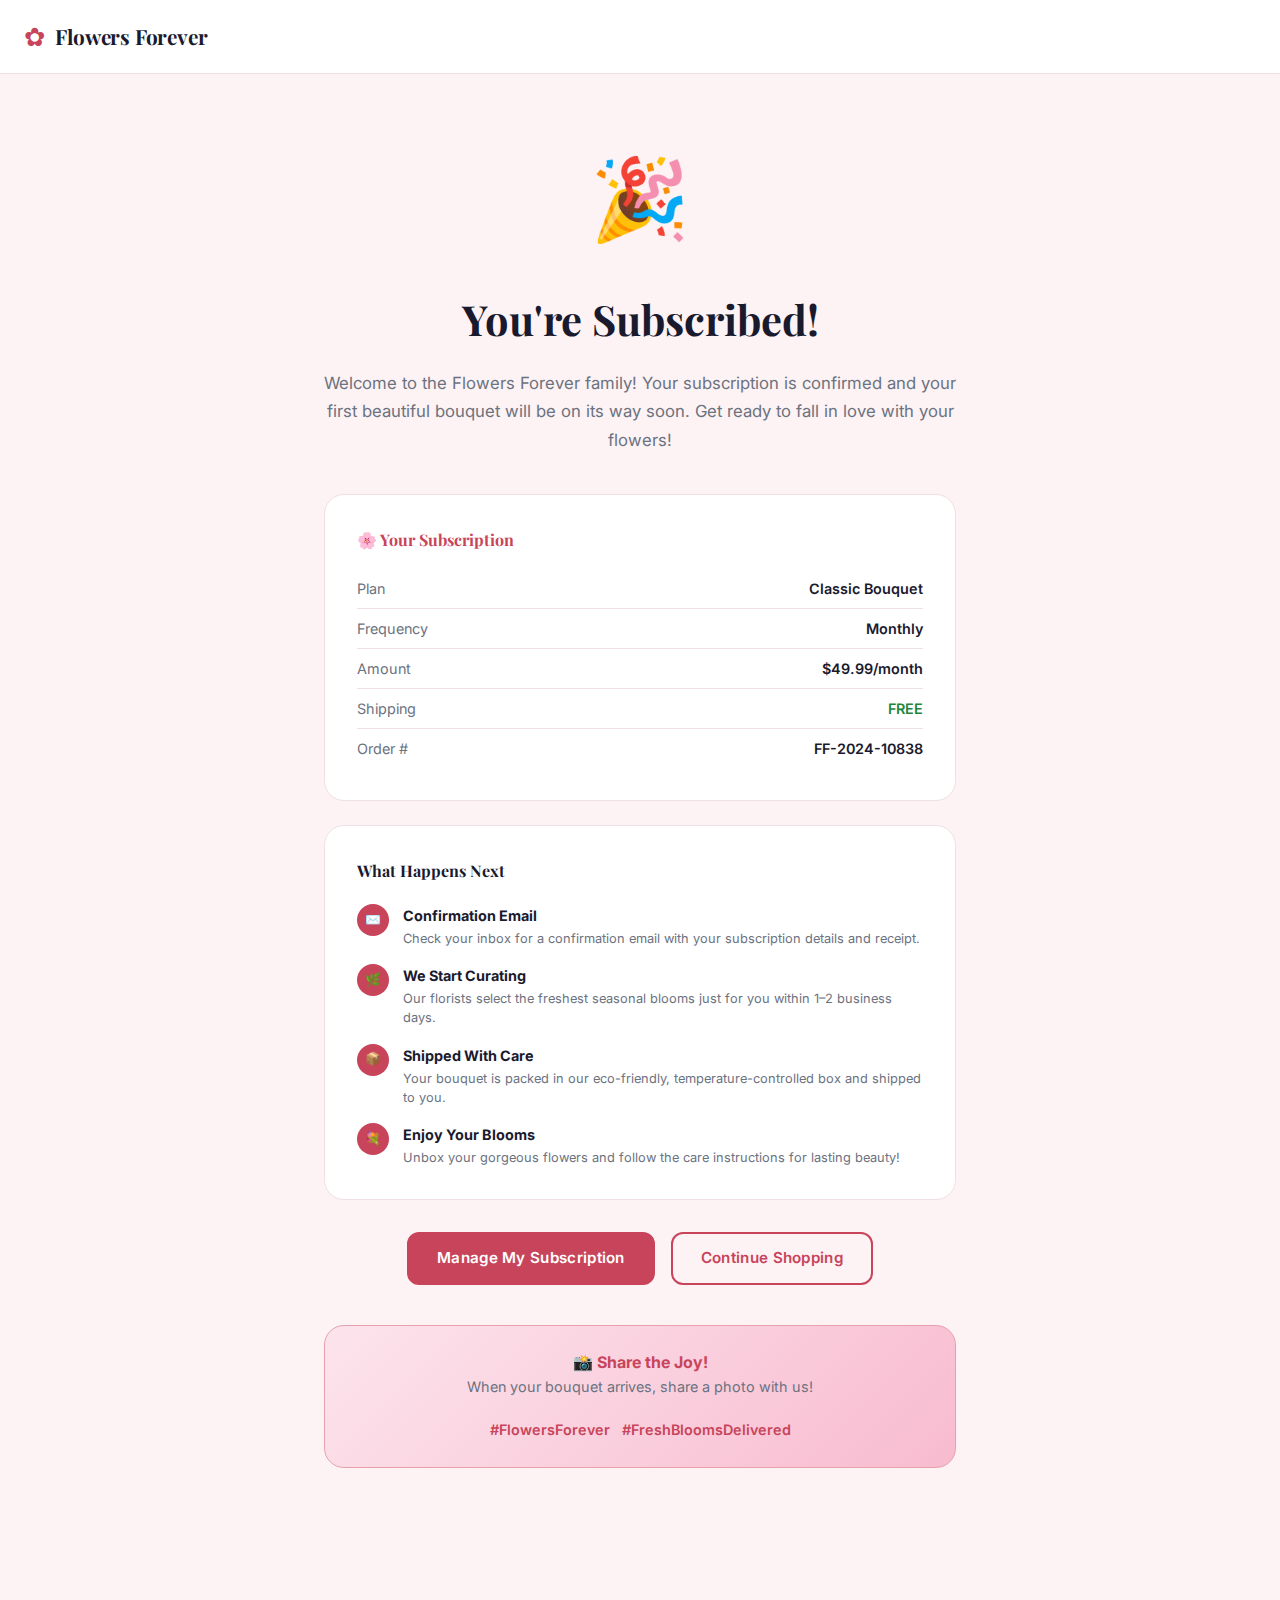
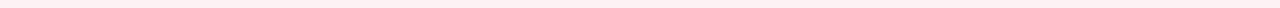
<file: pages/confirmation.html>
<!DOCTYPE html>
<html lang="en">
<head>
  <meta charset="UTF-8" />
  <meta name="viewport" content="width=device-width, initial-scale=1.0" />
  <title>Subscription Confirmed! – Flowers Forever</title>
  <link rel="stylesheet" href="../styles/main.css" />
  <link rel="preconnect" href="https://fonts.googleapis.com" />
  <link rel="preconnect" href="https://fonts.gstatic.com" crossorigin />
  <link href="https://fonts.googleapis.com/css2?family=Playfair+Display:wght@400;600;700&family=Inter:wght@300;400;500;600&display=swap" rel="stylesheet" />
  <style>
    .confirmation-page { min-height: 100vh; background: var(--color-bg-soft); }

    .conf-header {
      background: var(--color-bg-card);
      border-bottom: 1px solid var(--color-border);
      padding: 20px 24px;
      text-align: center;
    }

    .conf-main {
      max-width: 680px;
      margin: 60px auto;
      padding: 0 24px 80px;
      text-align: center;
    }

    .conf-icon {
      font-size: 5rem;
      margin-bottom: 24px;
      animation: pop-in 0.5s cubic-bezier(0.34, 1.56, 0.64, 1) both;
    }

    @keyframes pop-in {
      from { transform: scale(0) rotate(-10deg); opacity: 0; }
      to   { transform: scale(1) rotate(0deg); opacity: 1; }
    }

    .conf-title {
      font-family: var(--font-heading);
      font-size: clamp(1.8rem, 5vw, 2.6rem);
      font-weight: 700;
      color: var(--color-text);
      margin-bottom: 16px;
    }

    .conf-subtitle {
      font-size: 1.05rem;
      color: var(--color-text-muted);
      line-height: 1.7;
      margin-bottom: 40px;
    }

    .conf-card {
      background: var(--color-bg-card);
      border-radius: var(--radius-lg);
      padding: 32px;
      border: 1.5px solid var(--color-border);
      margin-bottom: 24px;
      text-align: left;
    }

    .conf-card h3 {
      font-family: var(--font-heading);
      font-size: 1rem;
      font-weight: 700;
      margin-bottom: 16px;
      color: var(--color-primary);
      display: flex;
      align-items: center;
      gap: 8px;
    }

    .conf-detail {
      display: flex;
      justify-content: space-between;
      align-items: center;
      padding: 8px 0;
      border-bottom: 1px solid var(--color-border);
      font-size: 0.9rem;
    }

    .conf-detail:last-child { border-bottom: none; }
    .conf-detail span:first-child { color: var(--color-text-muted); }
    .conf-detail span:last-child { font-weight: 600; }

    .conf-steps {
      background: var(--color-bg-card);
      border-radius: var(--radius-lg);
      padding: 32px;
      border: 1.5px solid var(--color-border);
      margin-bottom: 32px;
      text-align: left;
    }

    .conf-steps h3 {
      font-family: var(--font-heading);
      font-size: 1rem;
      font-weight: 700;
      margin-bottom: 20px;
      color: var(--color-text);
    }

    .conf-step-list {
      display: flex;
      flex-direction: column;
      gap: 16px;
    }

    .conf-step-item {
      display: flex;
      gap: 14px;
      align-items: flex-start;
    }

    .conf-step-dot {
      width: 32px;
      height: 32px;
      background: var(--color-primary);
      color: #fff;
      border-radius: 50%;
      display: flex;
      align-items: center;
      justify-content: center;
      font-size: 0.8rem;
      font-weight: 700;
      flex-shrink: 0;
    }

    .conf-step-content strong {
      display: block;
      font-size: 0.9rem;
      margin-bottom: 2px;
    }

    .conf-step-content p {
      font-size: 0.8rem;
      color: var(--color-text-muted);
      line-height: 1.5;
      margin: 0;
    }

    .conf-actions {
      display: flex;
      gap: 16px;
      justify-content: center;
      flex-wrap: wrap;
      margin-bottom: 40px;
    }

    .conf-social {
      text-align: center;
      padding: 24px;
      background: linear-gradient(135deg, #fce4ec, #f8bbd0);
      border-radius: var(--radius-lg);
      border: 1.5px solid var(--color-primary-light);
    }

    .conf-social p {
      font-size: 0.9rem;
      color: var(--color-text-muted);
      margin-bottom: 12px;
    }

    .conf-social strong {
      font-size: 1rem;
      color: var(--color-primary);
    }

    .conf-social .hashtag {
      display: inline-block;
      margin-top: 8px;
      font-size: 0.9rem;
      color: var(--color-primary);
      font-weight: 600;
    }
  </style>
</head>
<body class="confirmation-page">

  <header class="conf-header">
    <a href="../index.html" class="logo">
      <span class="logo-icon">✿</span>
      <span class="logo-text">Flowers Forever</span>
    </a>
  </header>

  <main class="conf-main">
    <div class="conf-icon">🎉</div>
    <h1 class="conf-title">You're Subscribed!</h1>
    <p class="conf-subtitle">
      Welcome to the Flowers Forever family! Your subscription is confirmed and your first beautiful bouquet will be on its way soon. Get ready to fall in love with your flowers!
    </p>

    <!-- Order Summary -->
    <div class="conf-card">
      <h3>🌸 Your Subscription</h3>
      <div class="conf-detail">
        <span>Plan</span>
        <span id="conf-plan-name">Classic Bouquet</span>
      </div>
      <div class="conf-detail">
        <span>Frequency</span>
        <span id="conf-plan-period">Monthly</span>
      </div>
      <div class="conf-detail">
        <span>Amount</span>
        <span id="conf-plan-price">$49.99/month</span>
      </div>
      <div class="conf-detail">
        <span>Shipping</span>
        <span style="color: var(--color-success);">FREE</span>
      </div>
      <div class="conf-detail">
        <span>Order #</span>
        <span id="conf-order-num">FF-2024-XXXXX</span>
      </div>
    </div>

    <!-- What Happens Next -->
    <div class="conf-steps">
      <h3>What Happens Next</h3>
      <div class="conf-step-list">
        <div class="conf-step-item">
          <div class="conf-step-dot">✉️</div>
          <div class="conf-step-content">
            <strong>Confirmation Email</strong>
            <p>Check your inbox for a confirmation email with your subscription details and receipt.</p>
          </div>
        </div>
        <div class="conf-step-item">
          <div class="conf-step-dot">🌿</div>
          <div class="conf-step-content">
            <strong>We Start Curating</strong>
            <p>Our florists select the freshest seasonal blooms just for you within 1–2 business days.</p>
          </div>
        </div>
        <div class="conf-step-item">
          <div class="conf-step-dot">📦</div>
          <div class="conf-step-content">
            <strong>Shipped With Care</strong>
            <p>Your bouquet is packed in our eco-friendly, temperature-controlled box and shipped to you.</p>
          </div>
        </div>
        <div class="conf-step-item">
          <div class="conf-step-dot">💐</div>
          <div class="conf-step-content">
            <strong>Enjoy Your Blooms</strong>
            <p>Unbox your gorgeous flowers and follow the care instructions for lasting beauty!</p>
          </div>
        </div>
      </div>
    </div>

    <!-- Actions -->
    <div class="conf-actions">
      <a href="account.html" class="btn btn--primary">Manage My Subscription</a>
      <a href="../index.html" class="btn btn--outline">Continue Shopping</a>
    </div>

    <!-- Social Sharing -->
    <div class="conf-social">
      <strong>📸 Share the Joy!</strong>
      <p>When your bouquet arrives, share a photo with us!</p>
      <div class="hashtag">#FlowersForever &nbsp; #FreshBloomsDelivered</div>
    </div>
  </main>

  <script>
    // Populate confirmation details from session
    const savedPlan = sessionStorage.getItem('selectedPlan');
    if (savedPlan) {
      try {
        const plan = JSON.parse(savedPlan);
        document.getElementById('conf-plan-name').textContent  = plan.name || 'Classic Bouquet';
        document.getElementById('conf-plan-period').textContent = plan.period || 'Monthly';
        document.getElementById('conf-plan-price').textContent = '$' + (plan.price || '49.99') + '/' + (plan.period || 'month').toLowerCase();
        sessionStorage.removeItem('selectedPlan');
      } catch(e) {}
    }

    // Generate order number
    const orderNum = 'FF-2024-' + Math.floor(10000 + Math.random() * 90000);
    document.getElementById('conf-order-num').textContent = orderNum;
  </script>
</body>
</html>
</file>
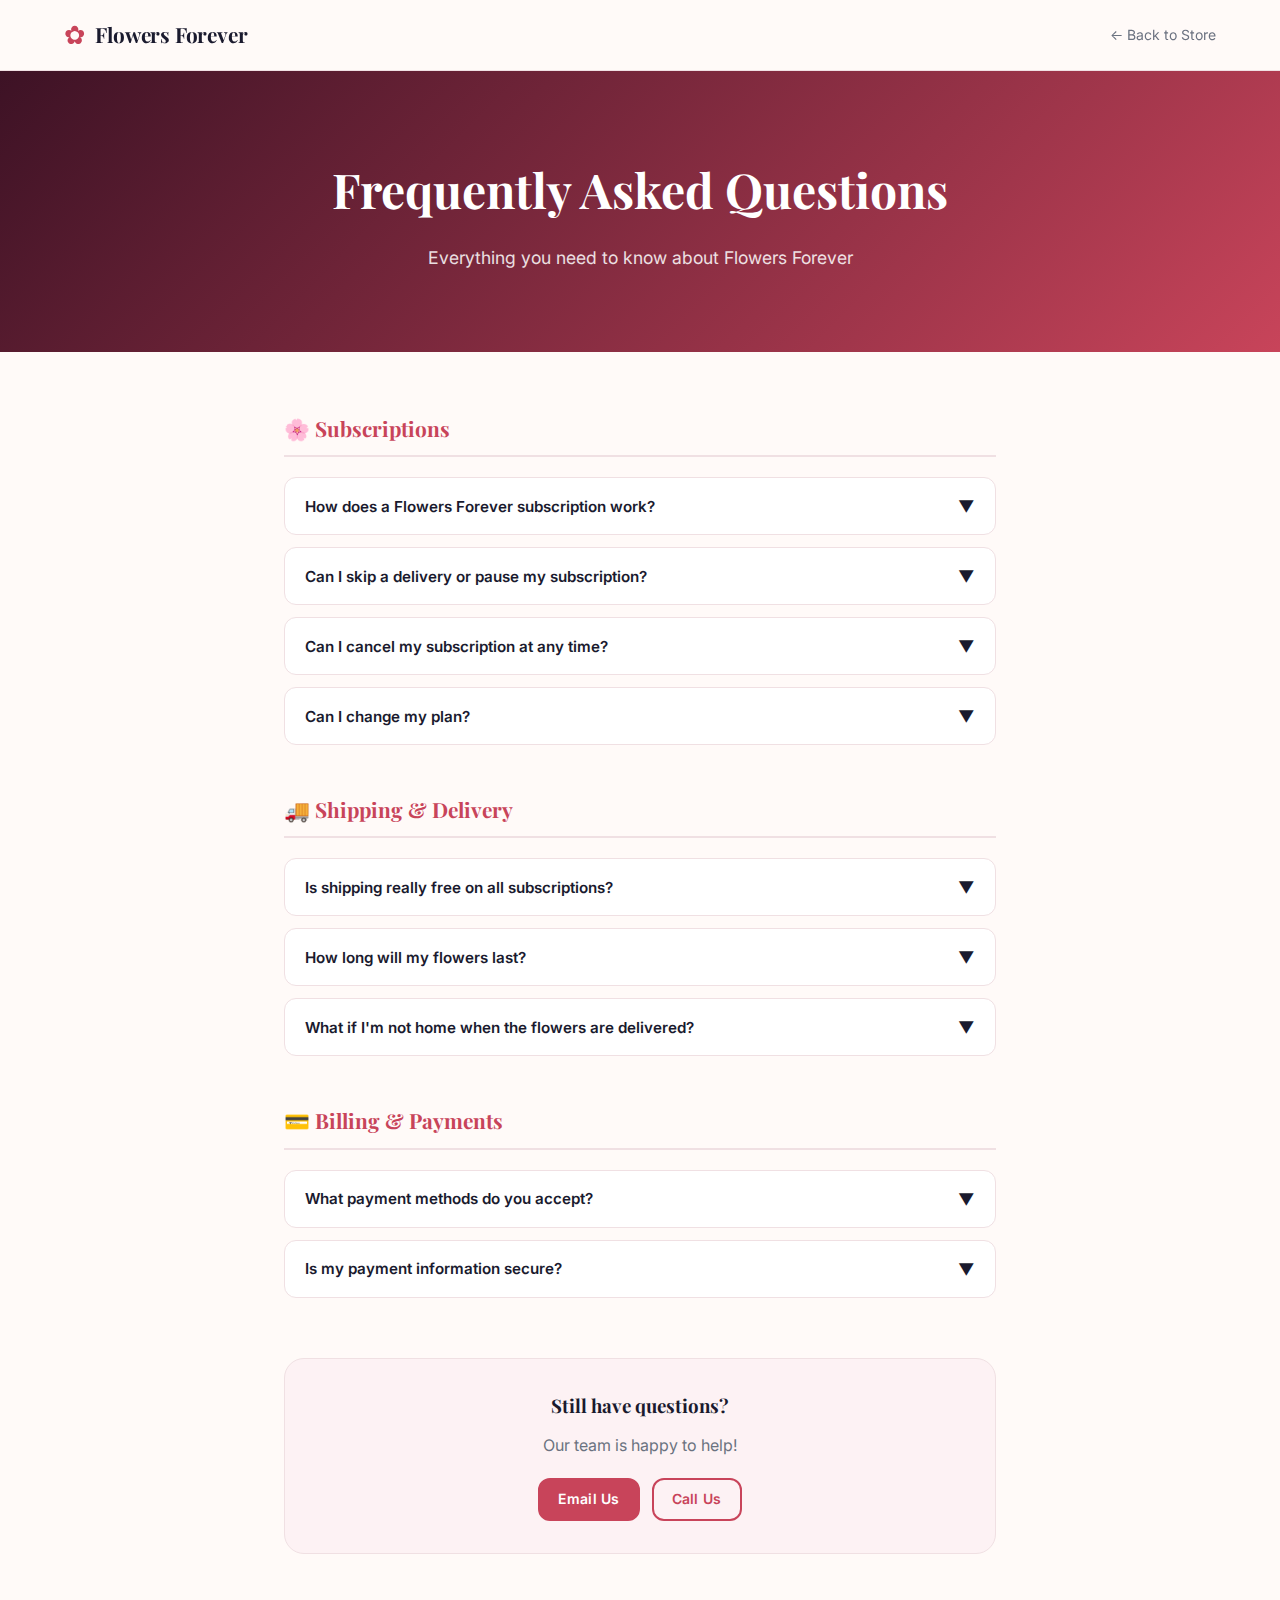
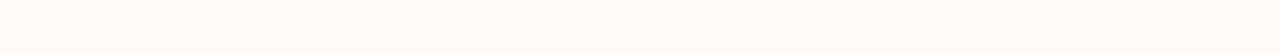
<file: pages/faq.html>
<!DOCTYPE html>
<html lang="en">
<head>
  <meta charset="UTF-8" />
  <meta name="viewport" content="width=device-width, initial-scale=1.0" />
  <title>FAQ – Flowers Forever</title>
  <link rel="stylesheet" href="../styles/main.css" />
  <link rel="preconnect" href="https://fonts.googleapis.com" />
  <link rel="preconnect" href="https://fonts.gstatic.com" crossorigin />
  <link href="https://fonts.googleapis.com/css2?family=Playfair+Display:wght@400;600;700&family=Inter:wght@300;400;500;600&display=swap" rel="stylesheet" />
  <style>
    .page-hero {
      background: linear-gradient(135deg, #3d1225, var(--color-primary));
      color: #fff;
      padding: 80px 24px;
      text-align: center;
    }
    .page-hero h1 {
      font-family: var(--font-heading);
      font-size: clamp(2rem, 5vw, 3rem);
      margin-bottom: 16px;
    }
    .page-hero p { opacity: 0.85; font-size: 1.1rem; }

    .faq-main {
      max-width: 760px;
      margin: 0 auto;
      padding: 60px 24px 100px;
    }

    .faq-category { margin-bottom: 48px; }
    .faq-category h2 {
      font-family: var(--font-heading);
      font-size: 1.3rem;
      color: var(--color-primary);
      margin-bottom: 20px;
      padding-bottom: 10px;
      border-bottom: 2px solid var(--color-border);
    }

    .faq-item {
      border: 1.5px solid var(--color-border);
      border-radius: var(--radius-md);
      margin-bottom: 12px;
      overflow: hidden;
      background: var(--color-bg-card);
    }

    .faq-question {
      width: 100%;
      text-align: left;
      padding: 18px 20px;
      background: none;
      border: none;
      font-size: 0.95rem;
      font-weight: 600;
      color: var(--color-text);
      cursor: pointer;
      display: flex;
      justify-content: space-between;
      align-items: center;
      gap: 12px;
      font-family: var(--font-body);
      transition: background var(--transition);
    }

    .faq-question:hover { background: var(--color-bg-soft); }
    .faq-question.open { color: var(--color-primary); }

    .faq-chevron {
      font-size: 1rem;
      transition: transform 0.3s ease;
      flex-shrink: 0;
    }

    .faq-question.open .faq-chevron { transform: rotate(180deg); }

    .faq-answer {
      display: none;
      padding: 0 20px 18px;
      font-size: 0.9rem;
      color: var(--color-text-muted);
      line-height: 1.75;
    }

    .faq-answer.open { display: block; }
  </style>
</head>
<body>
  <header class="site-header">
    <div class="header-inner container">
      <a href="../index.html" class="logo">
        <span class="logo-icon">✿</span>
        <span class="logo-text">Flowers Forever</span>
      </a>
      <nav style="margin-left:auto;">
        <a href="../index.html" style="font-size:0.875rem;color:var(--color-text-muted);">← Back to Store</a>
      </nav>
    </div>
  </header>

  <section class="page-hero">
    <h1>Frequently Asked Questions</h1>
    <p>Everything you need to know about Flowers Forever</p>
  </section>

  <main class="faq-main">

    <div class="faq-category">
      <h2>🌸 Subscriptions</h2>

      <div class="faq-item">
        <button class="faq-question" onclick="toggleFaq(this)">
          How does a Flowers Forever subscription work?
          <span class="faq-chevron">▼</span>
        </button>
        <div class="faq-answer">
          Choose a plan that suits you — monthly, bi-weekly, or weekly. We automatically bill your card on the same date each cycle and ship fresh, hand-curated flowers directly to your door. You'll receive an email notification before each delivery.
        </div>
      </div>

      <div class="faq-item">
        <button class="faq-question" onclick="toggleFaq(this)">
          Can I skip a delivery or pause my subscription?
          <span class="faq-chevron">▼</span>
        </button>
        <div class="faq-answer">
          Absolutely! Log into your account and navigate to "My Subscription." You can skip individual deliveries, pause for up to 3 months, or change your delivery schedule anytime — as long as changes are made at least 5 business days before your next scheduled shipment.
        </div>
      </div>

      <div class="faq-item">
        <button class="faq-question" onclick="toggleFaq(this)">
          Can I cancel my subscription at any time?
          <span class="faq-chevron">▼</span>
        </button>
        <div class="faq-answer">
          Yes! There are no cancellation fees or commitments. Cancel anytime from your account dashboard. If you cancel after a billing date, you'll still receive that cycle's delivery, but you won't be charged again.
        </div>
      </div>

      <div class="faq-item">
        <button class="faq-question" onclick="toggleFaq(this)">
          Can I change my plan?
          <span class="faq-chevron">▼</span>
        </button>
        <div class="faq-answer">
          Yes! You can upgrade or downgrade your plan at any time from your account settings. Changes take effect on your next billing cycle.
        </div>
      </div>
    </div>

    <div class="faq-category">
      <h2>🚚 Shipping & Delivery</h2>

      <div class="faq-item">
        <button class="faq-question" onclick="toggleFaq(this)">
          Is shipping really free on all subscriptions?
          <span class="faq-chevron">▼</span>
        </button>
        <div class="faq-answer">
          Yes, 100% free shipping on every single delivery — always. The price you see is the price you pay, with no hidden fees.
        </div>
      </div>

      <div class="faq-item">
        <button class="faq-question" onclick="toggleFaq(this)">
          How long will my flowers last?
          <span class="faq-chevron">▼</span>
        </button>
        <div class="faq-answer">
          Our flowers arrive in bud form and typically bloom and last 7–14 days with proper care. Each delivery includes a flower food packet and care card with tips for maximizing longevity.
        </div>
      </div>

      <div class="faq-item">
        <button class="faq-question" onclick="toggleFaq(this)">
          What if I'm not home when the flowers are delivered?
          <span class="faq-chevron">▼</span>
        </button>
        <div class="faq-answer">
          Our eco-friendly packaging is designed to keep flowers fresh for up to 24 hours after delivery. You can also add delivery instructions (e.g., "leave at front door" or "deliver to neighbor") when you check out.
        </div>
      </div>
    </div>

    <div class="faq-category">
      <h2>💳 Billing & Payments</h2>

      <div class="faq-item">
        <button class="faq-question" onclick="toggleFaq(this)">
          What payment methods do you accept?
          <span class="faq-chevron">▼</span>
        </button>
        <div class="faq-answer">
          We accept all major credit and debit cards (Visa, Mastercard, American Express, Discover) via our secure payment processor Recurly.
        </div>
      </div>

      <div class="faq-item">
        <button class="faq-question" onclick="toggleFaq(this)">
          Is my payment information secure?
          <span class="faq-chevron">▼</span>
        </button>
        <div class="faq-answer">
          Absolutely. All payment processing is handled by Recurly, a PCI-DSS Level 1 compliant subscription billing platform. We never store your card details on our servers — all sensitive payment data is managed securely by Recurly.
        </div>
      </div>
    </div>

    <div style="text-align:center; margin-top:60px; padding:32px; background:var(--color-bg-soft); border-radius:var(--radius-lg); border:1.5px solid var(--color-border);">
      <h3 style="font-family:var(--font-heading);margin-bottom:12px;">Still have questions?</h3>
      <p style="color:var(--color-text-muted);margin-bottom:20px;">Our team is happy to help!</p>
      <div style="display:flex;gap:12px;justify-content:center;flex-wrap:wrap;">
        <a href="mailto:hello@flowersforever.com" class="btn btn--primary btn--sm">Email Us</a>
        <a href="tel:18005550000" class="btn btn--outline btn--sm">Call Us</a>
      </div>
    </div>
  </main>

  <script>
    function toggleFaq(btn) {
      const answer = btn.nextElementSibling;
      const isOpen = btn.classList.contains('open');

      // Close all
      document.querySelectorAll('.faq-question.open').forEach(q => {
        q.classList.remove('open');
        q.nextElementSibling.classList.remove('open');
      });

      if (!isOpen) {
        btn.classList.add('open');
        answer.classList.add('open');
      }
    }
  </script>
</body>
</html>
</file>
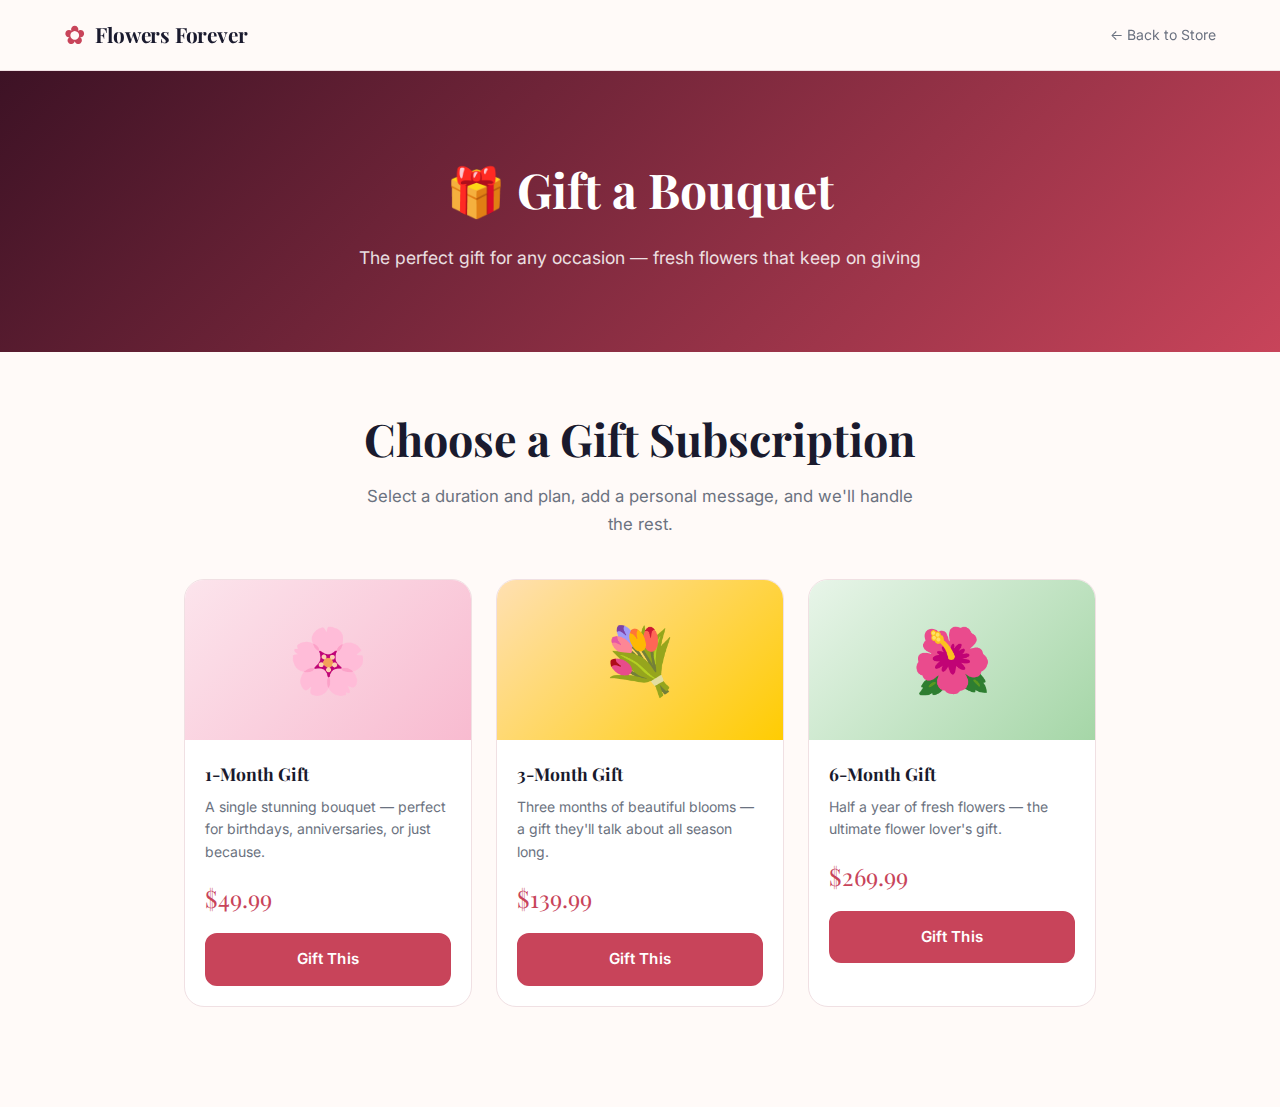
<file: pages/gift.html>
<!DOCTYPE html>
<html lang="en">
<head>
  <meta charset="UTF-8" />
  <meta name="viewport" content="width=device-width, initial-scale=1.0" />
  <title>Gift a Bouquet – Flowers Forever</title>
  <link rel="stylesheet" href="../styles/main.css" />
  <link rel="preconnect" href="https://fonts.googleapis.com" />
  <link rel="preconnect" href="https://fonts.gstatic.com" crossorigin />
  <link href="https://fonts.googleapis.com/css2?family=Playfair+Display:wght@400;600;700&family=Inter:wght@300;400;500;600&display=swap" rel="stylesheet" />
  <style>
    .page-hero { background: linear-gradient(135deg, #3d1225, var(--color-primary)); color: #fff; padding: 80px 24px; text-align: center; }
    .page-hero h1 { font-family: var(--font-heading); font-size: clamp(2rem,5vw,3rem); margin-bottom: 16px; }
    .page-hero p { opacity: 0.85; font-size: 1.1rem; }
    .page-main { max-width: 960px; margin: 0 auto; padding: 60px 24px 100px; }
    .gift-grid { display: grid; grid-template-columns: repeat(auto-fill, minmax(280px, 1fr)); gap: 24px; }
    .gift-card { background: var(--color-bg-card); border-radius: var(--radius-lg); border: 1.5px solid var(--color-border); overflow: hidden; transition: all var(--transition-slow); }
    .gift-card:hover { transform: translateY(-4px); box-shadow: var(--shadow-hover); }
    .gift-img { height: 160px; display: flex; align-items: center; justify-content: center; font-size: 4rem; }
    .gift-body { padding: 20px; }
    .gift-body h3 { font-family: var(--font-heading); font-size: 1.1rem; margin-bottom: 8px; }
    .gift-body p { font-size: 0.875rem; color: var(--color-text-muted); margin-bottom: 16px; }
    .gift-price { font-family: var(--font-heading); font-size: 1.5rem; color: var(--color-primary); margin-bottom: 16px; }
  </style>
</head>
<body>
  <header class="site-header">
    <div class="header-inner container">
      <a href="../index.html" class="logo"><span class="logo-icon">✿</span><span class="logo-text">Flowers Forever</span></a>
      <nav style="margin-left:auto;"><a href="../index.html" style="font-size:0.875rem;color:var(--color-text-muted);">← Back to Store</a></nav>
    </div>
  </header>

  <section class="page-hero">
    <h1>🎁 Gift a Bouquet</h1>
    <p>The perfect gift for any occasion — fresh flowers that keep on giving</p>
  </section>

  <main class="page-main">
    <div class="section-header" style="margin-bottom:40px;">
      <h2 class="section-title">Choose a Gift Subscription</h2>
      <p class="section-subtitle">Select a duration and plan, add a personal message, and we'll handle the rest.</p>
    </div>

    <div class="gift-grid">
      <div class="gift-card">
        <div class="gift-img" style="background:linear-gradient(135deg,#fce4ec,#f8bbd0);">🌸</div>
        <div class="gift-body">
          <h3>1-Month Gift</h3>
          <p>A single stunning bouquet — perfect for birthdays, anniversaries, or just because.</p>
          <div class="gift-price">$49.99</div>
          <a href="../checkout.html" class="btn btn--primary btn--full">Gift This</a>
        </div>
      </div>
      <div class="gift-card">
        <div class="gift-img" style="background:linear-gradient(135deg,#ffe0b2,#ffcc02);">💐</div>
        <div class="gift-body">
          <h3>3-Month Gift</h3>
          <p>Three months of beautiful blooms — a gift they'll talk about all season long.</p>
          <div class="gift-price">$139.99</div>
          <a href="../checkout.html" class="btn btn--primary btn--full">Gift This</a>
        </div>
      </div>
      <div class="gift-card">
        <div class="gift-img" style="background:linear-gradient(135deg,#e8f5e9,#a5d6a7);">🌺</div>
        <div class="gift-body">
          <h3>6-Month Gift</h3>
          <p>Half a year of fresh flowers — the ultimate flower lover's gift.</p>
          <div class="gift-price">$269.99</div>
          <a href="../checkout.html" class="btn btn--primary btn--full">Gift This</a>
        </div>
      </div>
    </div>
  </main>
</body>
</html>
</file>
<file: styles/checkout.css>
/* =============================================
   FLOWERS FOREVER - Checkout Styles
   ============================================= */

/* === CHECKOUT LAYOUT === */
.checkout-page {
  background: #f8f5f5;
  min-height: 100vh;
}

/* Header */
.checkout-header {
  background: var(--color-bg-card);
  border-bottom: 1px solid var(--color-border);
  position: sticky;
  top: 0;
  z-index: 100;
  box-shadow: var(--shadow-sm);
}

.checkout-header .container {
  display: flex;
  align-items: center;
  justify-content: space-between;
  height: 64px;
  gap: 24px;
}

.checkout-steps {
  display: flex;
  align-items: center;
  gap: 8px;
  font-size: 0.8rem;
  color: var(--color-text-muted);
}

.checkout-step {
  font-weight: 500;
  opacity: 0.5;
}

.checkout-step.active {
  color: var(--color-primary);
  opacity: 1;
  font-weight: 600;
}

.checkout-step-divider {
  color: var(--color-border-dark);
}

.checkout-secure {
  display: flex;
  align-items: center;
  gap: 6px;
  font-size: 0.8rem;
  color: var(--color-success);
  font-weight: 500;
}

.secure-icon {
  width: 14px;
  height: 14px;
}

/* Main Layout */
.checkout-main {
  padding: 40px 24px 80px;
}

.checkout-container {
  max-width: 1100px;
  margin: 0 auto;
  display: grid;
  grid-template-columns: 1fr 380px;
  gap: 32px;
  align-items: start;
}

/* === FORM SECTIONS === */
.form-section {
  background: var(--color-bg-card);
  border-radius: var(--radius-lg);
  padding: 32px;
  margin-bottom: 24px;
  border: 1.5px solid var(--color-border);
}

.form-section-title {
  display: flex;
  align-items: center;
  gap: 12px;
  font-family: var(--font-heading);
  font-size: 1.15rem;
  font-weight: 700;
  color: var(--color-text);
  margin-bottom: 24px;
}

.form-section-num {
  width: 28px;
  height: 28px;
  background: var(--color-primary);
  color: #fff;
  border-radius: 50%;
  display: flex;
  align-items: center;
  justify-content: center;
  font-size: 0.8rem;
  font-weight: 700;
  font-family: var(--font-body);
  flex-shrink: 0;
}

/* Form Elements */
.form-row {
  display: grid;
  grid-template-columns: 1fr 1fr;
  gap: 16px;
}

.form-row--3 {
  grid-template-columns: 2fr 1fr 1fr;
}

.form-group {
  display: flex;
  flex-direction: column;
  gap: 6px;
}

.form-group label {
  font-size: 0.875rem;
  font-weight: 500;
  color: var(--color-text);
}

.form-group input,
.form-group select,
.form-group textarea {
  padding: 12px 14px;
  border: 1.5px solid var(--color-border-dark);
  border-radius: var(--radius-sm);
  font-size: 0.95rem;
  color: var(--color-text);
  background: #fff;
  transition: all var(--transition);
  width: 100%;
}

.form-group input:focus,
.form-group select:focus,
.form-group textarea:focus {
  outline: none;
  border-color: var(--color-primary);
  box-shadow: 0 0 0 3px rgba(200, 68, 90, 0.12);
}

.form-group input.input-error,
.form-group select.input-error {
  border-color: var(--color-error);
}

.form-group textarea {
  resize: vertical;
  min-height: 80px;
}

.field-error {
  font-size: 0.8rem;
  color: var(--color-error);
  font-weight: 500;
  min-height: 18px;
}

/* Checkbox / Radio Groups */
.checkbox-group {
  display: flex;
  flex-direction: column;
  gap: 10px;
}

.checkbox-label {
  display: flex;
  align-items: center;
  gap: 10px;
  font-size: 0.9rem;
  cursor: pointer;
  color: var(--color-text);
}

.checkbox-label input[type="checkbox"] {
  width: 18px;
  height: 18px;
  cursor: pointer;
  accent-color: var(--color-primary);
}

.radio-group {
  display: flex;
  gap: 16px;
  flex-wrap: wrap;
}

.radio-label {
  display: flex;
  align-items: center;
  gap: 8px;
  font-size: 0.9rem;
  cursor: pointer;
  background: var(--color-bg-soft);
  border: 1.5px solid var(--color-border-dark);
  padding: 10px 16px;
  border-radius: var(--radius-sm);
  transition: all var(--transition);
}

.radio-label:hover {
  border-color: var(--color-primary);
}

.radio-label input[type="radio"] {
  accent-color: var(--color-primary);
}

.radio-label input[type="radio"]:checked + span {
  color: var(--color-primary);
  font-weight: 600;
}

.form-date {
  padding: 12px 14px;
  border: 1.5px solid var(--color-border-dark);
  border-radius: var(--radius-sm);
  font-size: 0.95rem;
  color: var(--color-text);
  margin-top: 10px;
  width: 100%;
}

/* Coupon */
.coupon-row {
  display: flex;
  gap: 10px;
}

.coupon-input {
  flex: 1;
  padding: 12px 14px;
  border: 1.5px solid var(--color-border-dark);
  border-radius: var(--radius-sm);
  font-size: 0.95rem;
  font-family: var(--font-body);
  text-transform: uppercase;
  letter-spacing: 0.05em;
}

.coupon-success {
  font-size: 0.85rem;
  color: var(--color-success);
  font-weight: 600;
  margin-top: 6px;
  display: block;
}

.coupon-error {
  font-size: 0.85rem;
  color: var(--color-error);
  margin-top: 6px;
  display: block;
}

/* === RECURLY PAYMENT FIELDS === */

/* Security notice bar */
.recurly-notice {
  display: flex;
  align-items: flex-start;
  gap: 10px;
  background: #f0f7f0;
  border: 1px solid #c3e6c3;
  border-radius: var(--radius-sm);
  padding: 12px 16px;
  font-size: 0.83rem;
  color: #2d6a2d;
  margin-bottom: 24px;
  line-height: 1.5;
}
.recurly-notice svg {
  width: 16px;
  height: 16px;
  flex-shrink: 0;
  margin-top: 2px;
}

/* Section title badge */
.secure-badge {
  display: inline-flex;
  align-items: center;
  gap: 4px;
  font-size: 0.7rem;
  font-weight: 600;
  color: var(--color-success);
  background: #f0f7f0;
  border: 1px solid #c3e6c3;
  padding: 3px 9px;
  border-radius: 100px;
  margin-left: auto;
  font-family: var(--font-body);
  letter-spacing: 0.02em;
}
.secure-badge svg {
  width: 11px;
  height: 11px;
}

/* ── Card fields box ────────────────────────────────────────
   Visually groups all card-related inputs into one panel,
   matching how payment forms look on Stripe / Braintree UIs.
───────────────────────────────────────────────────────────── */
.card-fields-box {
  background: #fafafa;
  border: 1.5px solid var(--color-border-dark);
  border-radius: var(--radius-md);
  padding: 20px;
  display: flex;
  flex-direction: column;
  gap: 16px;
  margin-bottom: 20px;
}

/* Individual field group inside the card box */
.card-field-group {
  display: flex;
  flex-direction: column;
  gap: 6px;
  flex: 1;
  min-width: 0;           /* prevents flex overflow */
  position: relative;
}

.card-field-group--full {
  flex: none;
  width: 100%;
  position: relative;
}

/* Label inside card box */
.card-field-label {
  font-size: 0.78rem;
  font-weight: 600;
  color: var(--color-text-muted);
  text-transform: uppercase;
  letter-spacing: 0.07em;
  display: flex;
  align-items: center;
  gap: 6px;
}

/* ── Recurly hosted field host divs ──────────────────────────
   Recurly.js mounts an <iframe> inside each [data-recurly]
   div. The host div must have an explicit height and no
   padding — Recurly sets its own internal padding inside the
   iframe. Do NOT set padding here or the iframe will overflow.
───────────────────────────────────────────────────────────── */
.recurly-field-host {
  height: 44px;
  background: #fff;
  border: 1.5px solid var(--color-border-dark);
  border-radius: var(--radius-sm);
  transition: border-color var(--transition), box-shadow var(--transition);
  /* No padding — Recurly handles internal layout */
  overflow: hidden;
}

/* Recurly adds these classes to the host div automatically */
.recurly-field-host.recurly-hosted-field-focus {
  border-color: var(--color-primary);
  box-shadow: 0 0 0 3px rgba(200, 68, 90, 0.12);
  outline: none;
}
.recurly-field-host.recurly-hosted-field-invalid {
  border-color: var(--color-error);
  box-shadow: 0 0 0 3px rgba(215, 58, 73, 0.1);
}

/* Card network icons overlaid on the number field */
.card-field-icons {
  position: absolute;
  right: 10px;
  /* vertically centred over the input (label ~20px + gap 6px = 26px) */
  top: calc(26px + 10px);
  display: flex;
  gap: 4px;
  pointer-events: none;
}
.card-icon {
  font-size: 0.6rem;
  font-weight: 800;
  letter-spacing: 0.04em;
  color: rgba(255,255,255,0.95);
  background: var(--color-text-muted);
  padding: 2px 5px;
  border-radius: 3px;
}

/* Row for expiry-month | expiry-year | cvv and name fields */
.card-field-row {
  display: grid;
  grid-template-columns: 1fr 1fr 1fr;
  gap: 12px;
}

/* Plain text inputs that live inside the card box (Name on card) */
.card-text-input {
  height: 44px;
  padding: 0 12px;
  border: 1.5px solid var(--color-border-dark);
  border-radius: var(--radius-sm);
  font-size: 0.9rem;
  font-family: var(--font-body);
  color: var(--color-text);
  background: #fff;
  width: 100%;
  transition: border-color var(--transition), box-shadow var(--transition);
}
.card-text-input::placeholder {
  color: #9ca3af;
}
.card-text-input:focus {
  outline: none;
  border-color: var(--color-primary);
  box-shadow: 0 0 0 3px rgba(200, 68, 90, 0.12);
}

/* CVV tooltip badge */
.cvv-hint {
  display: inline-flex;
  align-items: center;
  justify-content: center;
  width: 15px;
  height: 15px;
  background: var(--color-text-muted);
  color: #fff;
  border-radius: 50%;
  font-size: 0.65rem;
  font-weight: 700;
  cursor: help;
  line-height: 1;
  font-family: var(--font-body);
}

/* Billing address same-as-delivery checkbox */
.billing-same-label {
  display: flex;
  align-items: center;
  gap: 10px;
  font-size: 0.875rem;
  font-weight: 500;
  color: var(--color-text);
  cursor: pointer;
  margin-bottom: 4px;
}
.billing-same-label input[type="checkbox"] {
  width: 17px;
  height: 17px;
  accent-color: var(--color-primary);
  cursor: pointer;
  flex-shrink: 0;
}

/* Alternate billing address reveal block */
.billing-alt-address {
  background: var(--color-bg-soft);
  border: 1.5px solid var(--color-border);
  border-radius: var(--radius-md);
  padding: 20px;
  margin-top: 12px;
  display: flex;
  flex-direction: column;
  gap: 14px;
}

/* === SUBMIT AREA === */
.form-submit-area {
  background: var(--color-bg-card);
  border-radius: var(--radius-lg);
  padding: 32px;
  border: 1.5px solid var(--color-border);
}

.submit-terms {
  font-size: 0.8rem;
  color: var(--color-text-muted);
  line-height: 1.6;
  margin-bottom: 20px;
}

.submit-terms a {
  color: var(--color-primary);
  text-decoration: underline;
}

.btn--submit {
  position: relative;
  font-size: 1.05rem;
  padding: 18px 40px;
  letter-spacing: 0.02em;
}

.submit-loading {
  display: flex;
  align-items: center;
  gap: 10px;
}

.spin {
  width: 18px;
  height: 18px;
  animation: spin 1s linear infinite;
}

@keyframes spin {
  from { transform: rotate(0deg); }
  to   { transform: rotate(360deg); }
}

.submit-guarantee {
  display: flex;
  align-items: center;
  gap: 8px;
  justify-content: center;
  font-size: 0.8rem;
  color: var(--color-text-muted);
  margin-top: 16px;
}

.submit-guarantee svg {
  width: 14px;
  height: 14px;
  color: var(--color-success);
}

/* === ALERTS === */
.alert {
  display: flex;
  align-items: flex-start;
  gap: 14px;
  padding: 16px 20px;
  border-radius: var(--radius-md);
  margin-bottom: 24px;
  font-size: 0.9rem;
  line-height: 1.5;
}

.alert svg {
  width: 22px;
  height: 22px;
  flex-shrink: 0;
  margin-top: 2px;
}

.alert strong {
  display: block;
  font-size: 0.95rem;
  margin-bottom: 4px;
}

.alert p { margin: 0; }

.alert--success {
  background: #f0fdf4;
  border: 1.5px solid #86efac;
  color: #15803d;
}

.alert--error {
  background: #fef2f2;
  border: 1.5px solid #fca5a5;
  color: #dc2626;
}

/* === ORDER SUMMARY === */
.checkout-summary-col {
  position: sticky;
  top: 88px;
}

.order-summary {
  background: var(--color-bg-card);
  border-radius: var(--radius-lg);
  padding: 28px;
  border: 1.5px solid var(--color-border);
  margin-bottom: 16px;
}

.summary-title {
  font-family: var(--font-heading);
  font-size: 1.15rem;
  font-weight: 700;
  margin-bottom: 20px;
  color: var(--color-text);
  padding-bottom: 16px;
  border-bottom: 1px solid var(--color-border);
}

.summary-plan {
  display: flex;
  align-items: center;
  gap: 12px;
  padding: 14px;
  background: var(--color-bg-soft);
  border-radius: var(--radius-md);
  border: 1px solid var(--color-border);
  margin-bottom: 20px;
}

.summary-plan-icon {
  font-size: 2rem;
  line-height: 1;
}

.summary-plan-info {
  flex: 1;
  display: flex;
  flex-direction: column;
  gap: 2px;
}

.summary-plan-name {
  font-weight: 700;
  font-size: 0.95rem;
  color: var(--color-text);
}

.summary-plan-period {
  font-size: 0.8rem;
  color: var(--color-text-muted);
}

.summary-change {
  font-size: 0.8rem;
  color: var(--color-primary);
  background: none;
  border: none;
  cursor: pointer;
  font-weight: 600;
  font-family: var(--font-body);
  text-decoration: underline;
}

.summary-details {
  display: flex;
  flex-direction: column;
  gap: 10px;
  margin-bottom: 16px;
}

.summary-row {
  display: flex;
  justify-content: space-between;
  font-size: 0.9rem;
  color: var(--color-text);
}

.summary-free {
  color: var(--color-success);
  font-weight: 600;
}

.summary-discount .discount-amount {
  color: var(--color-success);
  font-weight: 600;
}

.summary-total {
  font-weight: 700;
  font-size: 1rem;
  padding-top: 12px;
  border-top: 1px solid var(--color-border);
  margin-top: 4px;
}

.summary-renewal {
  display: flex;
  align-items: center;
  gap: 6px;
  font-size: 0.78rem;
  color: var(--color-text-muted);
  background: var(--color-bg-soft);
  padding: 10px 14px;
  border-radius: var(--radius-sm);
  margin-bottom: 20px;
}

.summary-renewal svg {
  width: 14px;
  height: 14px;
  flex-shrink: 0;
}

.summary-includes {
  margin-bottom: 20px;
}

.summary-includes h4 {
  font-size: 0.8rem;
  font-weight: 700;
  text-transform: uppercase;
  letter-spacing: 0.06em;
  color: var(--color-text-muted);
  margin-bottom: 10px;
}

.summary-includes ul {
  display: flex;
  flex-direction: column;
  gap: 6px;
}

.summary-includes li {
  font-size: 0.83rem;
  color: var(--color-text);
  display: flex;
  align-items: center;
}

.summary-trust {
  display: flex;
  flex-direction: column;
  gap: 8px;
  padding-top: 16px;
  border-top: 1px solid var(--color-border);
  margin-bottom: 16px;
}

.trust-badge {
  display: flex;
  align-items: center;
  gap: 8px;
  font-size: 0.8rem;
  color: var(--color-text-muted);
  font-weight: 500;
}

.trust-badge svg {
  width: 14px;
  height: 14px;
  color: var(--color-success);
  flex-shrink: 0;
}

.recurly-powered {
  display: flex;
  align-items: center;
  justify-content: center;
  gap: 6px;
  font-size: 0.75rem;
  color: var(--color-text-muted);
  padding-top: 12px;
  border-top: 1px solid var(--color-border);
}

.recurly-logo {
  font-weight: 700;
  color: var(--color-text);
  letter-spacing: -0.01em;
}

/* Support Box */
.checkout-support {
  background: var(--color-bg-card);
  border-radius: var(--radius-lg);
  padding: 20px 24px;
  border: 1.5px solid var(--color-border);
}

.checkout-support h4 {
  font-size: 0.9rem;
  font-weight: 700;
  margin-bottom: 4px;
}

.checkout-support p {
  font-size: 0.8rem;
  color: var(--color-text-muted);
  margin-bottom: 12px;
}

.support-link {
  display: block;
  font-size: 0.85rem;
  color: var(--color-primary);
  font-weight: 500;
  margin-bottom: 6px;
  transition: opacity var(--transition);
}

.support-link:hover { opacity: 0.75; }

/* === FOOTER === */
.checkout-footer {
  background: var(--color-bg-card);
  border-top: 1px solid var(--color-border);
  padding: 20px 0;
  text-align: center;
}

.checkout-footer p {
  font-size: 0.8rem;
  color: var(--color-text-muted);
}

.checkout-footer a {
  color: var(--color-primary);
}

/* === PAYMENT METHOD TABS === */
.pay-tabs {
  display: flex;
  gap: 8px;
  margin-bottom: 20px;
  border-bottom: 2px solid var(--color-border);
  padding-bottom: 0;
}

.pay-tab {
  display: flex;
  align-items: center;
  gap: 7px;
  padding: 10px 16px 12px;
  font-size: 0.88rem;
  font-weight: 600;
  font-family: var(--font-body);
  color: var(--color-text-muted);
  background: none;
  border: none;
  border-bottom: 2px solid transparent;
  margin-bottom: -2px;
  cursor: pointer;
  transition: color var(--transition), border-color var(--transition);
  white-space: nowrap;
}

.pay-tab svg {
  width: 15px;
  height: 15px;
  flex-shrink: 0;
}

.pay-tab:hover {
  color: var(--color-text);
}

.pay-tab--active {
  color: var(--color-primary);
  border-bottom-color: var(--color-primary);
}

.pay-panel {
  animation: fadeIn 0.18s ease;
}

@keyframes fadeIn {
  from { opacity: 0; transform: translateY(4px); }
  to   { opacity: 1; transform: translateY(0); }
}

/* === BANK ACCOUNT FIELDS (ACH / SEPA) === */
.bank-fields-box {
  background: #fafafa;
  border: 1.5px solid var(--color-border-dark);
  border-radius: var(--radius-md);
  padding: 20px;
  display: flex;
  flex-direction: column;
  gap: 16px;
  margin-bottom: 4px;
}

/* IBAN auto-formats with spaces — use monospace for readability */
.iban-input {
  font-family: 'Courier New', Courier, monospace;
  letter-spacing: 0.05em;
  text-transform: uppercase;
}

/* ACH / SEPA mandate notice */
.bank-mandate {
  display: flex;
  align-items: flex-start;
  gap: 10px;
  background: #eff6ff;
  border: 1px solid #bfdbfe;
  border-radius: var(--radius-sm);
  padding: 12px 16px;
  font-size: 0.8rem;
  color: #1e40af;
  margin-bottom: 16px;
  line-height: 1.55;
}

.bank-mandate svg {
  width: 15px;
  height: 15px;
  flex-shrink: 0;
  margin-top: 2px;
}

/* === PAYPAL PANEL === */
.paypal-panel {
  display: flex;
  flex-direction: column;
  align-items: center;
  gap: 20px;
  padding: 8px 0 4px;
}

.paypal-desc {
  font-size: 0.9rem;
  color: var(--color-text-muted);
  text-align: center;
  line-height: 1.6;
  max-width: 400px;
}

/* Recurly PayPal Complete renders the official PayPal SDK button here */
.paypal-button-container {
  width: 100%;
  max-width: 360px;
  min-height: 48px;
  border-radius: var(--radius-sm);
  overflow: hidden;
}

.paypal-note {
  display: flex;
  align-items: center;
  gap: 7px;
  font-size: 0.78rem;
  color: var(--color-text-muted);
  text-align: center;
  line-height: 1.5;
}

.paypal-note svg {
  width: 13px;
  height: 13px;
  flex-shrink: 0;
  color: var(--color-success);
}

/* === 3D SECURE CHALLENGE OVERLAY === */

/*
  Shown when the card issuer mandates Strong Customer Authentication (SCA).
  Recurly mounts a bank-hosted authentication iframe inside #three-ds-challenge.
  Minimum dimensions required by Recurly: 250px wide × 400px tall.
*/
.three-ds-overlay {
  position: fixed;
  inset: 0;
  background: rgba(0, 0, 0, 0.65);
  z-index: 1000;
  display: flex;
  align-items: center;
  justify-content: center;
  padding: 16px;
  animation: fadeIn 0.2s ease;
}

.three-ds-inner {
  background: #fff;
  border-radius: var(--radius-lg);
  padding: 28px 24px 20px;
  width: 100%;
  max-width: 480px;
  display: flex;
  flex-direction: column;
  gap: 16px;
  box-shadow: 0 20px 60px rgba(0,0,0,0.3);
}

.three-ds-header {
  display: flex;
  align-items: center;
  gap: 10px;
  font-family: var(--font-heading);
  font-size: 1.1rem;
  font-weight: 700;
  color: var(--color-text);
}

.three-ds-header svg {
  width: 20px;
  height: 20px;
  flex-shrink: 0;
  color: var(--color-primary);
}

.three-ds-desc {
  font-size: 0.85rem;
  color: var(--color-text-muted);
  line-height: 1.55;
  margin: 0;
}

/* Recurly mounts the bank auth iframe here — must be min 250 × 400 px */
.three-ds-challenge {
  width: 100%;
  min-width: 250px;
  min-height: 400px;
  border: 1.5px solid var(--color-border);
  border-radius: var(--radius-sm);
  overflow: hidden;
  background: #fafafa;
}

.three-ds-cancel-btn {
  background: none;
  border: 1.5px solid var(--color-border-dark);
  border-radius: var(--radius-sm);
  padding: 10px;
  font-size: 0.85rem;
  font-family: var(--font-body);
  color: var(--color-text-muted);
  cursor: pointer;
  transition: all var(--transition);
  width: 100%;
}

.three-ds-cancel-btn:hover {
  border-color: var(--color-error);
  color: var(--color-error);
}

/* === APPLE PAY === */

/*
  Apple Pay button must use the -apple-pay-button CSS property.
  Per Apple's guidelines, the button appearance may not be customised
  beyond choosing a supported style/type. We use style="black" and
  type="subscribe" to match the subscription context.
  https://developer.apple.com/documentation/apple_pay_on_the_web/displaying_apple_pay_buttons
*/
.apple-pay-button {
  display: block;
  width: 100%;
  min-height: 48px;
  border-radius: var(--radius-sm);
  border: none;
  cursor: pointer;
  -webkit-appearance: -apple-pay-button;
  -apple-pay-button-type: subscribe;
  -apple-pay-button-style: black;
}

.apple-pay-button:focus {
  outline: 3px solid rgba(200, 68, 90, 0.4);
  outline-offset: 2px;
}

/* "or pay with card" divider between Apple Pay and the card form */
.payment-divider {
  display: flex;
  align-items: center;
  gap: 12px;
  margin: 20px 0 4px;
  color: var(--color-text-muted);
  font-size: 0.8rem;
  font-weight: 500;
  text-transform: uppercase;
  letter-spacing: 0.06em;
}

.payment-divider::before,
.payment-divider::after {
  content: '';
  flex: 1;
  height: 1px;
  background: var(--color-border-dark);
}

/* === DEV NOTICE === */
.dev-notice {
  background: #fff7ed;
  border: 1.5px solid #fed7aa;
  border-radius: var(--radius-md);
  padding: 20px 24px;
  margin-bottom: 24px;
  font-size: 0.875rem;
  line-height: 1.6;
}

.dev-notice strong {
  display: block;
  font-size: 1rem;
  margin-bottom: 10px;
  color: #92400e;
}

.dev-notice ol {
  margin: 10px 0 10px 20px;
  display: flex;
  flex-direction: column;
  gap: 6px;
}

.dev-notice code {
  background: rgba(0,0,0,0.08);
  padding: 1px 5px;
  border-radius: 3px;
  font-family: monospace;
  font-size: 0.85em;
}

.dev-notice a {
  color: var(--color-primary);
  text-decoration: underline;
}

/* === RESPONSIVE === */
@media (max-width: 900px) {
  .checkout-container {
    grid-template-columns: 1fr;
  }

  .checkout-summary-col {
    position: static;
    order: -1;
  }

  .order-summary,
  .checkout-support {
    max-width: 500px;
    margin-left: auto;
    margin-right: auto;
  }
}

@media (max-width: 600px) {
  .checkout-steps { display: none; }
  .form-row { grid-template-columns: 1fr; }
  .form-row--3 { grid-template-columns: 1fr; }
  .form-section { padding: 20px; }
  .checkout-main { padding: 24px 16px 60px; }
  .radio-group { flex-direction: column; }

  /* On small screens: stack month/year/cvv vertically */
  .card-field-row {
    grid-template-columns: 1fr 1fr;
  }
  /* Make CVV span full width on smallest */
}

@media (max-width: 400px) {
  .card-field-row {
    grid-template-columns: 1fr;
  }
  .card-fields-box {
    padding: 14px;
  }
}
</file>
<file: styles/main.css>
/* =============================================
   FLOWERS FOREVER - Main Stylesheet
   ============================================= */

/* === RESET & BASE === */
*, *::before, *::after {
  box-sizing: border-box;
  margin: 0;
  padding: 0;
}

:root {
  --color-primary: #c8445a;
  --color-primary-dark: #a83348;
  --color-primary-light: #e8a0ad;
  --color-accent: #f5a623;
  --color-text: #1a1a2e;
  --color-text-muted: #6b7280;
  --color-bg: #fffaf8;
  --color-bg-soft: #fdf2f4;
  --color-bg-card: #ffffff;
  --color-border: #f0e0e3;
  --color-border-dark: #ddc5c9;
  --color-success: #22863a;
  --color-error: #d73a49;
  --color-warning: #f59e0b;

  --font-heading: 'Playfair Display', Georgia, serif;
  --font-body: 'Inter', system-ui, -apple-system, sans-serif;

  --radius-sm: 6px;
  --radius-md: 12px;
  --radius-lg: 20px;
  --radius-xl: 32px;

  --shadow-sm: 0 1px 3px rgba(0,0,0,0.08);
  --shadow-md: 0 4px 16px rgba(0,0,0,0.10);
  --shadow-lg: 0 10px 40px rgba(0,0,0,0.12);
  --shadow-hover: 0 20px 60px rgba(200, 68, 90, 0.15);

  --transition: 0.25s ease;
  --transition-slow: 0.4s ease;

  --max-width: 1200px;
  --header-height: 70px;
}

html {
  scroll-behavior: smooth;
}

body {
  font-family: var(--font-body);
  font-size: 16px;
  line-height: 1.6;
  color: var(--color-text);
  background: var(--color-bg);
  -webkit-font-smoothing: antialiased;
  -moz-osx-font-smoothing: grayscale;
}

img { max-width: 100%; height: auto; display: block; }
a { text-decoration: none; color: inherit; }
ul { list-style: none; }
input, select, textarea, button { font-family: inherit; }

/* === UTILITIES === */
.container {
  max-width: var(--max-width);
  margin: 0 auto;
  padding: 0 24px;
}

/* === BUTTONS === */
.btn {
  display: inline-flex;
  align-items: center;
  justify-content: center;
  gap: 8px;
  padding: 12px 28px;
  border-radius: var(--radius-md);
  font-size: 0.95rem;
  font-weight: 600;
  font-family: var(--font-body);
  letter-spacing: 0.02em;
  cursor: pointer;
  border: 2px solid transparent;
  transition: all var(--transition);
  text-decoration: none;
  white-space: nowrap;
}

.btn--primary {
  background: var(--color-primary);
  color: #fff;
  border-color: var(--color-primary);
}
.btn--primary:hover {
  background: var(--color-primary-dark);
  border-color: var(--color-primary-dark);
  transform: translateY(-1px);
  box-shadow: 0 6px 20px rgba(200, 68, 90, 0.35);
}

.btn--outline {
  background: transparent;
  color: var(--color-primary);
  border-color: var(--color-primary);
}
.btn--outline:hover {
  background: var(--color-primary);
  color: #fff;
}

.btn--outline-white {
  background: transparent;
  color: #fff;
  border-color: rgba(255,255,255,0.7);
}
.btn--outline-white:hover {
  background: rgba(255,255,255,0.15);
  border-color: #fff;
}

.btn--white {
  background: #fff;
  color: var(--color-primary);
  border-color: #fff;
}
.btn--white:hover {
  background: #f9f0f2;
  transform: translateY(-1px);
  box-shadow: 0 6px 20px rgba(0,0,0,0.15);
}

.btn--secondary {
  background: var(--color-bg-soft);
  color: var(--color-text);
  border-color: var(--color-border-dark);
}
.btn--secondary:hover {
  background: var(--color-border);
}

.btn--sm { padding: 8px 18px; font-size: 0.875rem; }
.btn--lg { padding: 16px 36px; font-size: 1.05rem; }
.btn--full { width: 100%; }

/* === ANNOUNCEMENT BAR === */
.announcement-bar {
  background: linear-gradient(135deg, var(--color-primary), #e8607a);
  color: #fff;
  text-align: center;
  padding: 10px 24px;
  font-size: 0.875rem;
  font-weight: 500;
  letter-spacing: 0.01em;
}

/* === HEADER === */
.site-header {
  position: sticky;
  top: 0;
  z-index: 100;
  background: rgba(255, 250, 248, 0.96);
  backdrop-filter: blur(12px);
  -webkit-backdrop-filter: blur(12px);
  border-bottom: 1px solid var(--color-border);
  transition: box-shadow var(--transition);
}

.site-header.scrolled {
  box-shadow: 0 2px 20px rgba(0,0,0,0.08);
}

.header-inner {
  display: flex;
  align-items: center;
  height: var(--header-height);
  gap: 32px;
}

/* Logo */
.logo {
  display: flex;
  align-items: center;
  gap: 10px;
  flex-shrink: 0;
  color: var(--color-primary);
}

.logo-icon {
  font-size: 1.6rem;
  line-height: 1;
}

.logo-text {
  font-family: var(--font-heading);
  font-size: 1.3rem;
  font-weight: 700;
  color: var(--color-text);
  letter-spacing: -0.01em;
}

/* Nav */
.main-nav { margin-left: auto; }

.nav-list {
  display: flex;
  align-items: center;
  gap: 4px;
}

.nav-link {
  display: block;
  padding: 8px 14px;
  font-size: 0.9rem;
  font-weight: 500;
  color: var(--color-text);
  border-radius: var(--radius-sm);
  transition: all var(--transition);
  white-space: nowrap;
}

.nav-link:hover {
  color: var(--color-primary);
  background: var(--color-bg-soft);
}

/* Header Actions */
.header-actions {
  display: flex;
  align-items: center;
  gap: 8px;
  margin-left: 16px;
}

.icon-btn {
  display: flex;
  align-items: center;
  justify-content: center;
  width: 40px;
  height: 40px;
  border-radius: var(--radius-sm);
  color: var(--color-text);
  transition: all var(--transition);
  position: relative;
}

.icon-btn:hover {
  background: var(--color-bg-soft);
  color: var(--color-primary);
}

.icon-btn svg {
  width: 20px;
  height: 20px;
}

.cart-count {
  position: absolute;
  top: 4px;
  right: 4px;
  background: var(--color-primary);
  color: #fff;
  font-size: 0.65rem;
  font-weight: 700;
  width: 16px;
  height: 16px;
  border-radius: 50%;
  display: flex;
  align-items: center;
  justify-content: center;
}

/* Hamburger */
.hamburger {
  display: none;
  flex-direction: column;
  gap: 5px;
  background: none;
  border: none;
  cursor: pointer;
  padding: 8px;
  border-radius: var(--radius-sm);
}

.hamburger span {
  display: block;
  width: 22px;
  height: 2px;
  background: var(--color-text);
  border-radius: 2px;
  transition: all var(--transition);
}

/* === HERO === */
.hero {
  position: relative;
  min-height: 85vh;
  display: flex;
  align-items: center;
  overflow: hidden;
  background: linear-gradient(135deg, #1a0a10 0%, #3d1225 40%, #5e1c38 70%, #2d0f1e 100%);
}

.hero-bg {
  position: absolute;
  inset: 0;
  z-index: 0;
}

.hero-overlay {
  position: absolute;
  inset: 0;
  background: linear-gradient(
    135deg,
    rgba(26, 10, 16, 0.7) 0%,
    rgba(61, 18, 37, 0.5) 50%,
    rgba(200, 68, 90, 0.2) 100%
  );
}

/* Floating flower emoji decorations */
.hero-flower {
  position: absolute;
  font-size: 4rem;
  opacity: 0.15;
  animation: float 8s ease-in-out infinite;
  user-select: none;
  pointer-events: none;
}

.hero-flower--1 { top: 10%; left: 5%; animation-delay: 0s; font-size: 5rem; opacity: 0.12; }
.hero-flower--2 { top: 20%; right: 10%; animation-delay: 1.5s; font-size: 7rem; opacity: 0.1; }
.hero-flower--3 { bottom: 30%; left: 15%; animation-delay: 3s; font-size: 4rem; opacity: 0.12; }
.hero-flower--4 { top: 50%; right: 5%; animation-delay: 2s; font-size: 6rem; opacity: 0.1; }
.hero-flower--5 { bottom: 15%; right: 20%; animation-delay: 4s; font-size: 3.5rem; opacity: 0.15; }

@keyframes float {
  0%, 100% { transform: translateY(0) rotate(0deg); }
  33% { transform: translateY(-20px) rotate(5deg); }
  66% { transform: translateY(10px) rotate(-3deg); }
}

.hero-content {
  position: relative;
  z-index: 1;
  color: #fff;
  max-width: 700px;
  padding: 80px 24px;
}

.hero-eyebrow {
  display: inline-block;
  font-size: 0.8rem;
  font-weight: 600;
  letter-spacing: 0.15em;
  text-transform: uppercase;
  color: var(--color-primary-light);
  margin-bottom: 20px;
  padding: 6px 16px;
  border: 1px solid rgba(232, 160, 173, 0.4);
  border-radius: 100px;
}

.hero-title {
  font-family: var(--font-heading);
  font-size: clamp(2.5rem, 6vw, 4.5rem);
  font-weight: 700;
  line-height: 1.1;
  margin-bottom: 24px;
  color: #fff;
}

.hero-subtitle {
  font-size: clamp(1rem, 2vw, 1.2rem);
  line-height: 1.7;
  color: rgba(255,255,255,0.85);
  margin-bottom: 36px;
  max-width: 560px;
}

.hero-ctas {
  display: flex;
  gap: 16px;
  flex-wrap: wrap;
  margin-bottom: 40px;
}

.hero-badges {
  display: flex;
  gap: 20px;
  flex-wrap: wrap;
}

.badge {
  display: flex;
  align-items: center;
  gap: 8px;
  font-size: 0.875rem;
  color: rgba(255,255,255,0.9);
  background: rgba(255,255,255,0.1);
  padding: 8px 16px;
  border-radius: 100px;
  border: 1px solid rgba(255,255,255,0.2);
  backdrop-filter: blur(8px);
}

/* === TRUST BAR === */
.trust-bar {
  background: var(--color-bg-card);
  border-bottom: 1px solid var(--color-border);
  padding: 28px 0;
}

.trust-items {
  display: flex;
  align-items: center;
  justify-content: center;
  gap: 40px;
  flex-wrap: wrap;
}

.trust-item {
  display: flex;
  flex-direction: column;
  align-items: center;
  gap: 4px;
}

.trust-num {
  font-family: var(--font-heading);
  font-size: 1.6rem;
  font-weight: 700;
  color: var(--color-primary);
}

.trust-label {
  font-size: 0.8rem;
  color: var(--color-text-muted);
  font-weight: 500;
  text-transform: uppercase;
  letter-spacing: 0.05em;
}

.trust-divider {
  width: 1px;
  height: 40px;
  background: var(--color-border);
}

/* === SECTIONS === */
.section-header {
  text-align: center;
  margin-bottom: 56px;
}

.section-eyebrow {
  display: inline-block;
  font-size: 0.8rem;
  font-weight: 600;
  letter-spacing: 0.12em;
  text-transform: uppercase;
  color: var(--color-primary);
  margin-bottom: 12px;
}

.section-title {
  font-family: var(--font-heading);
  font-size: clamp(1.8rem, 4vw, 2.8rem);
  font-weight: 700;
  color: var(--color-text);
  margin-bottom: 16px;
  line-height: 1.2;
}

.section-subtitle {
  font-size: 1.05rem;
  color: var(--color-text-muted);
  max-width: 560px;
  margin: 0 auto;
  line-height: 1.7;
}

/* === SUBSCRIPTIONS === */
.subscriptions {
  padding: 100px 0;
  background: var(--color-bg-soft);
}

/* Filter */
.plan-filter {
  display: flex;
  gap: 8px;
  justify-content: center;
  flex-wrap: wrap;
  margin-bottom: 48px;
}

.filter-btn {
  padding: 10px 22px;
  border: 1.5px solid var(--color-border-dark);
  background: #fff;
  color: var(--color-text-muted);
  border-radius: 100px;
  font-size: 0.875rem;
  font-weight: 500;
  cursor: pointer;
  transition: all var(--transition);
  font-family: var(--font-body);
}

.filter-btn:hover {
  border-color: var(--color-primary);
  color: var(--color-primary);
}

.filter-btn.active {
  background: var(--color-primary);
  border-color: var(--color-primary);
  color: #fff;
  box-shadow: 0 4px 12px rgba(200, 68, 90, 0.3);
}

/* Plans Grid */
.plans-grid {
  display: grid;
  grid-template-columns: repeat(auto-fill, minmax(300px, 1fr));
  gap: 28px;
}

/* Plan Card */
.plan-card {
  background: var(--color-bg-card);
  border-radius: var(--radius-lg);
  overflow: hidden;
  border: 1.5px solid var(--color-border);
  transition: all var(--transition-slow);
  position: relative;
  display: flex;
  flex-direction: column;
}

.plan-card:hover {
  transform: translateY(-6px);
  box-shadow: var(--shadow-hover);
  border-color: var(--color-primary-light);
}

.plan-card--featured {
  border-color: var(--color-primary);
  box-shadow: 0 8px 32px rgba(200, 68, 90, 0.15);
}

.plan-card.hidden {
  display: none;
}

/* Plan Image */
.plan-image {
  height: 200px;
  display: flex;
  align-items: center;
  justify-content: center;
  position: relative;
}

.plan-image--classic { background: linear-gradient(135deg, #fce4ec, #f8bbd9, #e1bee7); }
.plan-image--premium { background: linear-gradient(135deg, #ffcdd2, #f48fb1, #e91e63); }
.plan-image--deluxe  { background: linear-gradient(135deg, #ffe0b2, #ffcc02, #ff9800); }
.plan-image--biweekly{ background: linear-gradient(135deg, #e8f5e9, #a5d6a7, #66bb6a); }
.plan-image--weekly  { background: linear-gradient(135deg, #e3f2fd, #90caf9, #42a5f5); }
.plan-image--roses   { background: linear-gradient(135deg, #ffebee, #ef9a9a, #e53935); }
.plan-image--tropical{ background: linear-gradient(135deg, #e0f2f1, #80cbc4, #00897b); }
.plan-image--petsafe { background: linear-gradient(135deg, #fff9c4, #fff176, #ffd600); }
.plan-image--plants  { background: linear-gradient(135deg, #f1f8e9, #aed581, #558b2f); }

.flower-display {
  font-size: 3rem;
  letter-spacing: 8px;
  filter: drop-shadow(0 4px 8px rgba(0,0,0,0.1));
  animation: gentle-bob 4s ease-in-out infinite;
}

@keyframes gentle-bob {
  0%, 100% { transform: translateY(0); }
  50% { transform: translateY(-8px); }
}

/* Plan Badge */
.plan-badge {
  position: absolute;
  top: 16px;
  left: 16px;
  padding: 4px 12px;
  border-radius: 100px;
  font-size: 0.72rem;
  font-weight: 700;
  letter-spacing: 0.05em;
  text-transform: uppercase;
  z-index: 2;
}

.plan-badge--popular { background: var(--color-primary); color: #fff; }
.plan-badge--best    { background: var(--color-accent); color: #fff; }
.plan-badge--new     { background: #22863a; color: #fff; }

/* Plan Body */
.plan-body {
  padding: 24px;
  display: flex;
  flex-direction: column;
  flex: 1;
}

.plan-name {
  font-family: var(--font-heading);
  font-size: 1.2rem;
  font-weight: 700;
  margin-bottom: 8px;
  color: var(--color-text);
}

.plan-desc {
  font-size: 0.875rem;
  color: var(--color-text-muted);
  line-height: 1.6;
  margin-bottom: 16px;
}

.plan-features {
  display: flex;
  flex-direction: column;
  gap: 4px;
  margin-bottom: 20px;
}

.plan-feature {
  font-size: 0.8rem;
  color: var(--color-success);
  font-weight: 500;
}

.plan-pricing {
  display: flex;
  align-items: baseline;
  gap: 4px;
  margin-bottom: 20px;
  margin-top: auto;
}

.plan-price {
  font-family: var(--font-heading);
  font-size: 2rem;
  font-weight: 700;
  color: var(--color-primary);
}

.plan-period {
  font-size: 0.875rem;
  color: var(--color-text-muted);
}

.plan-select-btn {
  transition: all var(--transition);
}

/* === HOW IT WORKS === */
.how-it-works {
  padding: 100px 0;
  background: var(--color-bg-card);
}

.steps-grid {
  display: flex;
  align-items: flex-start;
  gap: 20px;
  justify-content: center;
  flex-wrap: wrap;
}

.step {
  background: var(--color-bg-soft);
  border-radius: var(--radius-lg);
  padding: 36px 28px;
  text-align: center;
  flex: 1;
  min-width: 200px;
  max-width: 240px;
  position: relative;
  border: 1.5px solid var(--color-border);
  transition: all var(--transition-slow);
}

.step:hover {
  transform: translateY(-4px);
  box-shadow: var(--shadow-md);
}

.step-icon {
  font-size: 2.5rem;
  margin-bottom: 12px;
  display: block;
}

.step-number {
  font-size: 0.75rem;
  font-weight: 700;
  letter-spacing: 0.1em;
  color: var(--color-primary-light);
  margin-bottom: 12px;
  text-transform: uppercase;
}

.step-title {
  font-family: var(--font-heading);
  font-size: 1.05rem;
  font-weight: 700;
  margin-bottom: 10px;
  color: var(--color-text);
}

.step-desc {
  font-size: 0.875rem;
  color: var(--color-text-muted);
  line-height: 1.6;
}

.step-arrow {
  font-size: 1.5rem;
  color: var(--color-primary-light);
  margin-top: 48px;
  flex-shrink: 0;
}

/* === WHY US === */
.why-us {
  padding: 100px 0;
  background: var(--color-bg-soft);
}

.benefits-grid {
  display: grid;
  grid-template-columns: repeat(auto-fill, minmax(280px, 1fr));
  gap: 24px;
}

.benefit-card {
  background: var(--color-bg-card);
  border-radius: var(--radius-lg);
  padding: 32px 28px;
  border: 1.5px solid var(--color-border);
  transition: all var(--transition-slow);
}

.benefit-card:hover {
  transform: translateY(-4px);
  box-shadow: var(--shadow-md);
  border-color: var(--color-primary-light);
}

.benefit-icon {
  font-size: 2.2rem;
  margin-bottom: 16px;
}

.benefit-card h3 {
  font-family: var(--font-heading);
  font-size: 1.1rem;
  font-weight: 700;
  margin-bottom: 10px;
  color: var(--color-text);
}

.benefit-card p {
  font-size: 0.9rem;
  color: var(--color-text-muted);
  line-height: 1.7;
}

/* === FEATURED SECTION === */
.featured-section {
  background: var(--color-bg-card);
  overflow: hidden;
}

.featured-inner {
  max-width: var(--max-width);
  margin: 0 auto;
  display: grid;
  grid-template-columns: 1fr 1fr;
  min-height: 600px;
}

.featured-image-col {
  background: linear-gradient(135deg, #fce4ec 0%, #f8bbd0 30%, #f48fb1 70%, #e91e63 100%);
  display: flex;
  align-items: center;
  justify-content: center;
  padding: 60px;
  position: relative;
}

.featured-image-stack {
  position: relative;
  width: 320px;
  height: 320px;
}

.featured-img {
  border-radius: var(--radius-lg);
  overflow: hidden;
  box-shadow: var(--shadow-lg);
}

.featured-img--main {
  position: absolute;
  inset: 20px;
  background: rgba(255,255,255,0.9);
  display: flex;
  align-items: center;
  justify-content: center;
}

.featured-img--sm {
  position: absolute;
  width: 80px;
  height: 80px;
  background: rgba(255,255,255,0.95);
  display: flex;
  align-items: center;
  justify-content: center;
  border-radius: var(--radius-md);
}

.featured-img--top { top: 0; right: 0; }
.featured-img--bottom { bottom: 0; left: 0; }

.flower-showcase {
  text-align: center;
  padding: 20px;
}

.showcase-label {
  font-size: 0.8rem;
  font-weight: 600;
  color: var(--color-primary);
  margin-top: 8px;
  line-height: 1.4;
}

.mini-showcase {
  font-size: 2rem;
}

.featured-content-col {
  padding: 80px 60px;
  display: flex;
  flex-direction: column;
  justify-content: center;
}

.featured-content-col .section-title {
  text-align: left;
  margin-bottom: 20px;
}

.featured-content-col p {
  color: var(--color-text-muted);
  line-height: 1.8;
  margin-bottom: 28px;
  font-size: 0.95rem;
}

.feature-list {
  list-style: none;
  margin-bottom: 36px;
  display: flex;
  flex-direction: column;
  gap: 20px;
}

.feature-list li {
  display: flex;
  gap: 16px;
  align-items: flex-start;
}

.feature-check {
  width: 28px;
  height: 28px;
  background: var(--color-primary);
  color: #fff;
  border-radius: 50%;
  display: flex;
  align-items: center;
  justify-content: center;
  font-size: 0.75rem;
  font-weight: 700;
  flex-shrink: 0;
  margin-top: 2px;
}

.feature-list strong {
  display: block;
  font-size: 0.95rem;
  font-weight: 600;
  margin-bottom: 4px;
}

.feature-list p {
  font-size: 0.85rem;
  margin-bottom: 0;
  color: var(--color-text-muted);
}

/* === TESTIMONIALS === */
.testimonials {
  padding: 100px 0;
  background: var(--color-bg-soft);
}

.overall-rating {
  display: flex;
  align-items: center;
  gap: 12px;
  justify-content: center;
  margin-top: 16px;
}

.stars {
  font-size: 1.4rem;
  color: var(--color-accent);
  letter-spacing: 2px;
}

.rating-score {
  font-size: 1rem;
  font-weight: 700;
  color: var(--color-text);
}

.rating-count {
  font-size: 0.875rem;
  color: var(--color-text-muted);
}

.testimonials-grid {
  display: grid;
  grid-template-columns: repeat(auto-fill, minmax(320px, 1fr));
  gap: 24px;
}

.testimonial-card {
  background: var(--color-bg-card);
  border-radius: var(--radius-lg);
  padding: 32px;
  border: 1.5px solid var(--color-border);
  transition: all var(--transition-slow);
  display: flex;
  flex-direction: column;
  gap: 16px;
}

.testimonial-card:hover {
  transform: translateY(-4px);
  box-shadow: var(--shadow-md);
}

.testimonial-stars {
  font-size: 1rem;
  color: var(--color-accent);
  letter-spacing: 2px;
}

.testimonial-text {
  font-size: 0.925rem;
  color: var(--color-text);
  line-height: 1.75;
  font-style: italic;
  flex: 1;
}

.testimonial-author {
  display: flex;
  align-items: center;
  gap: 12px;
}

.author-avatar {
  width: 40px;
  height: 40px;
  border-radius: 50%;
  background: linear-gradient(135deg, var(--color-primary), #e8607a);
  color: #fff;
  display: flex;
  align-items: center;
  justify-content: center;
  font-weight: 700;
  font-size: 1rem;
  flex-shrink: 0;
}

.testimonial-author strong {
  display: block;
  font-size: 0.9rem;
  font-weight: 600;
}

.testimonial-author span {
  font-size: 0.78rem;
  color: var(--color-text-muted);
}

/* === CTA BANNER === */
.cta-banner {
  background: linear-gradient(135deg, #3d1225 0%, var(--color-primary) 50%, #e8607a 100%);
  color: #fff;
  text-align: center;
  padding: 80px 24px;
  position: relative;
  overflow: hidden;
}

.cta-flowers {
  position: absolute;
  inset: 0;
  display: flex;
  align-items: center;
  justify-content: space-around;
  font-size: 4rem;
  opacity: 0.08;
  pointer-events: none;
  user-select: none;
}

.cta-banner .container { position: relative; }

.cta-banner h2 {
  font-family: var(--font-heading);
  font-size: clamp(1.8rem, 4vw, 2.8rem);
  margin-bottom: 16px;
}

.cta-banner p {
  font-size: 1.05rem;
  opacity: 0.9;
  margin-bottom: 36px;
}

.cta-banner-actions {
  display: flex;
  gap: 16px;
  justify-content: center;
  flex-wrap: wrap;
}

/* === FOOTER === */
.site-footer {
  background: var(--color-text);
  color: rgba(255,255,255,0.8);
  padding: 72px 0 0;
}

.footer-grid {
  display: grid;
  grid-template-columns: 2fr 1fr 1fr 1fr 1.5fr;
  gap: 40px;
  margin-bottom: 60px;
}

.footer-brand .logo--footer .logo-text {
  color: #fff;
}

.footer-tagline {
  font-size: 0.875rem;
  line-height: 1.7;
  margin: 16px 0 24px;
  opacity: 0.7;
}

.social-links {
  display: flex;
  gap: 12px;
}

.social-link {
  width: 36px;
  height: 36px;
  border-radius: var(--radius-sm);
  background: rgba(255,255,255,0.1);
  display: flex;
  align-items: center;
  justify-content: center;
  color: rgba(255,255,255,0.7);
  transition: all var(--transition);
}

.social-link:hover {
  background: var(--color-primary);
  color: #fff;
}

.social-link svg {
  width: 16px;
  height: 16px;
}

.footer-col h4 {
  font-size: 0.875rem;
  font-weight: 600;
  text-transform: uppercase;
  letter-spacing: 0.08em;
  color: #fff;
  margin-bottom: 20px;
}

.footer-col ul {
  display: flex;
  flex-direction: column;
  gap: 10px;
}

.footer-col ul a {
  font-size: 0.875rem;
  color: rgba(255,255,255,0.6);
  transition: color var(--transition);
}

.footer-col ul a:hover {
  color: var(--color-primary-light);
}

.footer-contact {
  margin-top: 20px;
  display: flex;
  flex-direction: column;
  gap: 6px;
}

.footer-contact p {
  font-size: 0.85rem;
  color: rgba(255,255,255,0.6);
}

.footer-bottom {
  border-top: 1px solid rgba(255,255,255,0.1);
  padding: 24px 0;
  display: flex;
  align-items: center;
  justify-content: space-between;
  flex-wrap: wrap;
  gap: 16px;
}

.footer-bottom p {
  font-size: 0.8rem;
  color: rgba(255,255,255,0.5);
}

.footer-links {
  display: flex;
  gap: 20px;
}

.footer-links a {
  font-size: 0.8rem;
  color: rgba(255,255,255,0.5);
  transition: color var(--transition);
}

.footer-links a:hover {
  color: var(--color-primary-light);
}

.payment-icons {
  display: flex;
  gap: 8px;
}

.payment-icon {
  background: rgba(255,255,255,0.1);
  color: rgba(255,255,255,0.7);
  font-size: 0.7rem;
  font-weight: 700;
  padding: 4px 8px;
  border-radius: 4px;
  letter-spacing: 0.05em;
}

/* === RESPONSIVE === */
@media (max-width: 1024px) {
  .footer-grid {
    grid-template-columns: 1fr 1fr 1fr;
  }

  .featured-inner {
    grid-template-columns: 1fr;
  }

  .featured-image-col {
    min-height: 400px;
  }

  .featured-content-col {
    padding: 60px 40px;
  }
}

@media (max-width: 768px) {
  :root { --header-height: 60px; }

  .hamburger { display: flex; }

  .main-nav {
    display: none;
    position: absolute;
    top: var(--header-height);
    left: 0;
    right: 0;
    background: var(--color-bg-card);
    border-bottom: 1px solid var(--color-border);
    box-shadow: var(--shadow-md);
    padding: 16px;
    z-index: 99;
  }

  .main-nav.open { display: block; }

  .nav-list {
    flex-direction: column;
    align-items: stretch;
    gap: 4px;
  }

  .nav-link { padding: 12px 16px; }

  .site-header { position: relative; }

  .hero { min-height: 70vh; }
  .hero-content { padding: 60px 24px; }

  .hero-ctas { flex-direction: column; }
  .hero-ctas .btn { text-align: center; }

  .trust-items { gap: 24px; }
  .trust-divider { display: none; }

  .steps-grid {
    flex-direction: column;
    align-items: center;
  }

  .step-arrow { transform: rotate(90deg); margin-top: 0; }

  .featured-image-col { padding: 40px 24px; }
  .featured-content-col { padding: 40px 24px; }
  .featured-content-col .section-title { text-align: center; }

  .footer-grid {
    grid-template-columns: 1fr 1fr;
  }

  .footer-bottom {
    flex-direction: column;
    text-align: center;
  }
}

@media (max-width: 480px) {
  .plans-grid { grid-template-columns: 1fr; }
  .testimonials-grid { grid-template-columns: 1fr; }
  .benefits-grid { grid-template-columns: 1fr; }
  .footer-grid { grid-template-columns: 1fr; }
  .hero-badges { display: none; }
}

/* === ANIMATION UTILITIES === */
.fade-in-ready {
  opacity: 0;
  transform: translateY(24px);
  transition: opacity 0.5s ease, transform 0.5s ease;
}

.fade-in-ready.visible {
  opacity: 1;
  transform: translateY(0);
}

/* Stagger children */
.plans-grid .plan-card:nth-child(1) { transition-delay: 0.05s; }
.plans-grid .plan-card:nth-child(2) { transition-delay: 0.1s; }
.plans-grid .plan-card:nth-child(3) { transition-delay: 0.15s; }
.plans-grid .plan-card:nth-child(4) { transition-delay: 0.2s; }
.plans-grid .plan-card:nth-child(5) { transition-delay: 0.25s; }
.plans-grid .plan-card:nth-child(6) { transition-delay: 0.3s; }
.plans-grid .plan-card:nth-child(7) { transition-delay: 0.35s; }
.plans-grid .plan-card:nth-child(8) { transition-delay: 0.4s; }
.plans-grid .plan-card:nth-child(9) { transition-delay: 0.45s; }

.testimonials-grid .testimonial-card:nth-child(1) { transition-delay: 0.05s; }
.testimonials-grid .testimonial-card:nth-child(2) { transition-delay: 0.1s; }
.testimonials-grid .testimonial-card:nth-child(3) { transition-delay: 0.15s; }
.testimonials-grid .testimonial-card:nth-child(4) { transition-delay: 0.2s; }
.testimonials-grid .testimonial-card:nth-child(5) { transition-delay: 0.25s; }
.testimonials-grid .testimonial-card:nth-child(6) { transition-delay: 0.3s; }
</file>
